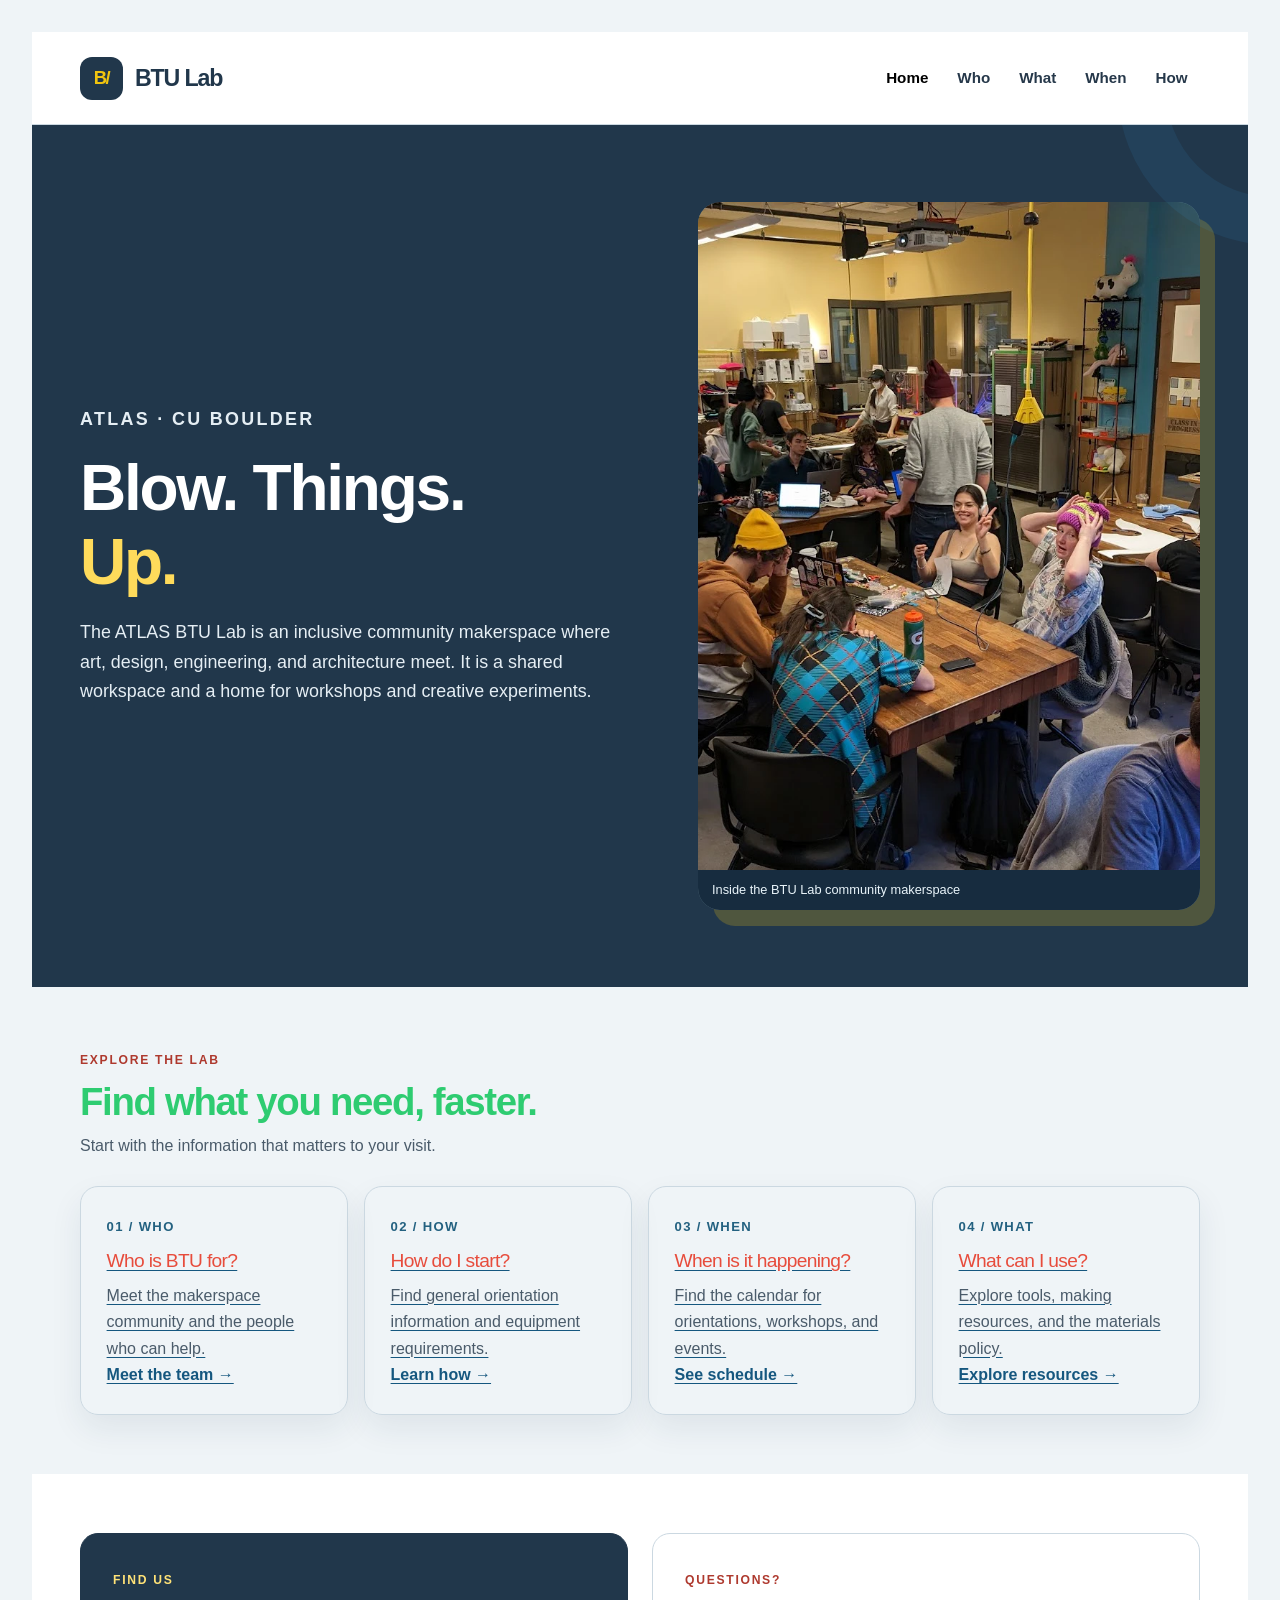
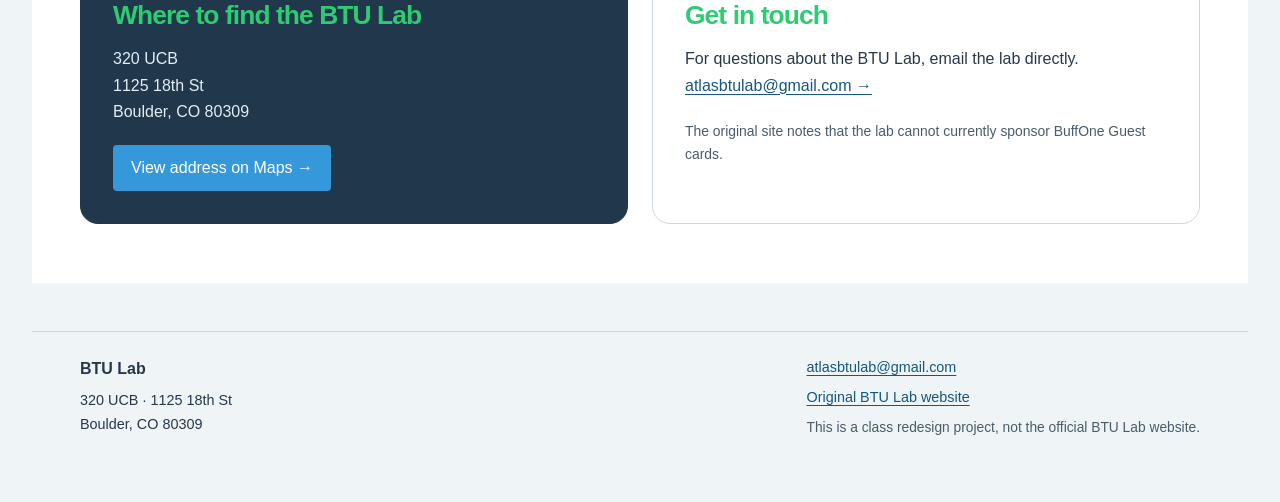
<file: index.html>
<!DOCTYPE html>
<html lang="en">

    <style>
            /* CSS Reset and Base Styles */
            :root {
                /* Color Palette - 5 Core Colors */
                --color-primary: #247ba0;     /* deep sea Blue - Main Brand Color */
                --color-secondary: #f25f5c;   /* dark red - Complementary Action Color */
                --color-accent: #ffe066;      /* yellow  - Highlight / Warning Color */
                --color-neutral: #50514f;     /* beige - Neutral Text and Background */
                --color-highlight: #70c1b3;   /*orngae - Accent / Attention Color */

                /* Derived Colors for Flexibility */
                --color-background: color-mix(in srgb, var(--color-neutral) 10%, #aec5da);
                --color-text-dark: var(--color-neutral);
                --color-text-light: white;

                /* Typography */
                --font-primary: 'Sansation', -apple-system, BlinkMacSystemFont, sans-serif;

                /* Spacing System */
                --spacing-xs: 0.25rem;
                --spacing-sm: 0.5rem;
                --spacing-md: 1rem;
                --spacing-lg: 1.5rem;
                --spacing-xl: 2rem;

                /* Border Radius */
                --radius-sm: 4px;
                --radius-md: 8px;
                --radius-lg: 12px;
            }

            * {
                margin: 0;
                padding: 0;
                box-sizing: border-box;
            }

            body {
                font-family: var(--font-primary);
                line-height: 1.6;
                background-color: var(--color-background);
                color: var(--color-text-dark);
                padding: var(--spacing-xl);
            }

            .container {
                max-width: 1200px;
                margin: 0 auto;
            }

            /* Typography Styles */
            h1 {
                font-size: 3rem;
                font-weight: 700;
                margin-bottom: var(--spacing-md);
                color: var(--color-primary);
            }

            h2 {
                font-size: 2rem;
                font-weight: 600;
                margin-bottom: var(--spacing-md);
                color: var(--color-secondary);
            }

            h3 {
                font-size: 1.5rem;
                font-weight: 500;
                margin-bottom: var(--spacing-sm);
                color: var(--color-accent);
            }

            .body-text {
                font-size: 1rem;
                margin-bottom: var(--spacing-md);
            }

            .small-text {
                font-size: 0.75rem;
                color: color-mix(in srgb, var(--color-text-dark) 70%, transparent);
            }

            /* Color Palette Section */
            .color-palette {
                display: grid;
                grid-template-columns: repeat(auto-fit, minmax(200px, 1fr));
                gap: var(--spacing-md);
                margin-bottom: var(--spacing-xl);
            }

            .color-swatch {
                padding: var(--spacing-md);
                border-radius: var(--radius-md);
                display: flex;
                flex-direction: column;
                align-items: center;
                justify-content: center;
                text-align: center;
            }

            /* Component Styles */
            .button {
                display: inline-block;
                padding: var(--spacing-sm) var(--spacing-md);
                background-color: var(--color-primary);
                color: var(--color-text-light);
                text-decoration: none;
                border-radius: var(--radius-sm);
                transition: background-color 0.3s ease, transform 0.2s;
                border: 2px solid transparent;
            }
            .spacing-demo {
                display: flex;
                align-items: center;
                gap: var(--spacing-sm);
                margin-bottom: var(--spacing-md);
            }

            .spacing-block {
                background-color: var(--color-primary);
                height: 50px;
            }
    </style>

<head>
    <meta charset="UTF-8">
    <meta name="viewport" content="width=device-width, initial-scale=1.0">
    <meta name="description" content="Welcome to the BTU Lab, a community makerspace at CU Boulder. Find access, events, resources, and contact information.">
    <title>Home | BTU Lab Redesign</title>
    <link rel="preconnect" href="https://fonts.googleapis.com">
    <link rel="preconnect" href="https://fonts.gstatic.com" crossorigin>
    <link href="https://fonts.googleapis.com/css2?family=Space+Grotesk:wght@400;500;600;700&display=swap" rel="stylesheet">
    <link rel="stylesheet" href="style.css?v=2"></head>
<body>
    <a class="skip-link" href="#main">Skip to main content</a>
    <header class="site-header">
        <div class="container header-inner">
            <a class="brand" href="index.html" aria-label="BTU Lab — Home">
                <span class="brand-mark" aria-hidden="true">B/</span>
                <span>BTU Lab</span>
            </a>
            <nav class="site-nav" aria-label="Main navigation">
                <ul>
                    <li><a href="index.html" aria-current="page">Home</a></li>
                    <li><a href="Who.html">Who</a></li>
                    <li><a href="What.html">What</a></li>
                    <li><a href="When.html">When</a></li>
                    <li><a href="How.html">How</a></li>
                   
                </ul>
            </nav>
        </div>
    </header>

    <main id="main">
        <section class="hero" aria-labelledby="home-title">
            <div class="container hero-inner hero-grid">
                <div>
                    <p class="eyebrow">ATLAS · CU Boulder</p>
                    <h1 id="home-title">Blow. Things. <em>Up.</em></h1>
                    <p>The ATLAS BTU Lab is an inclusive community makerspace where art, design, engineering, and architecture meet. It is a shared workspace and a home for workshops and creative experiments.</p>
                </div>
                <figure class="hero-photo">
                    <img src="assest/btu-lab-workshop.webp" alt="People working together around tables in the BTU Lab makerspace" width="912" height="668">
                    <figcaption>Inside the BTU Lab community makerspace</figcaption>
                </figure>
            </div>
        </section>

        <section class="section" aria-labelledby="explore-title">
            <div class="container">
                <div class="section-heading">
                    <span class="section-kicker">Explore the lab</span>
                    <h2 id="explore-title">Find what you need, faster.</h2>
                    <p>Start with the information that matters to your visit.</p>
                </div>
                <div class="card-grid card-grid--four">
                    <a class="card card-link" href="Who.html">
                        <span class="card-number">01 / WHO</span>
                        <h3>Who is BTU for?</h3>
                        <p>Meet the makerspace community and the people who can help.</p>
                        <span class="arrow">Meet the team →</span>
                    </a>
                    <a class="card card-link" href="How.html">
                        <span class="card-number">02 / HOW</span>
                        <h3>How do I start?</h3>
                        <p>Find general orientation information and equipment requirements.</p>
                        <span class="arrow">Learn how →</span>
                    </a>
                    <a class="card card-link" href="When.html">
                        <span class="card-number">03 / WHEN</span>
                        <h3>When is it happening?</h3>
                        <p>Find the calendar for orientations, workshops, and events.</p>
                        <span class="arrow">See schedule →</span>
                    </a>
                    <a class="card card-link" href="What.html">
                        <span class="card-number">04 / WHAT</span>
                        <h3>What can I use?</h3>
                        <p>Explore tools, making resources, and the materials policy.</p>
                        <span class="arrow">Explore resources →</span>
                    </a>
                </div>
            </div>
        </section>

</header>

        <section class="section section--white" aria-labelledby="visit-title">
            <div class="container split">
                <div class="panel panel--dark">
                    <span class="section-kicker section-kicker--yellow">Find us</span>
                    <h2 id="visit-title">Where to find the BTU Lab</h2>
                    <address>320 UCB<br>1125 18th St<br>Boulder, CO 80309</address>
                    <div class="button-row">
                        <a class="button button--yellow" href="https://www.google.com/maps/search/?api=1&amp;query=1125+18th+St+Boulder+CO+80309">View address on Maps →</a>
                    </div>
                </div>
                <div class="panel">
                    <span class="section-kicker">Questions?</span>
                    <h2>Get in touch</h2>
                    <p>For questions about the BTU Lab, email the lab directly.</p>
                    <a class="text-link" href="mailto:atlasbtulab@gmail.com">atlasbtulab@gmail.com →</a>
                    <p class="small muted note-bottom">The original site notes that the lab cannot currently sponsor BuffOne Guest cards.</p>
                </div>
            </div>
        </section>
    </main>

    <footer class="site-footer">
        <div class="container footer-inner">
            <div>
                <p class="footer-title">BTU Lab</p>
                <address>320 UCB · 1125 18th St<br>Boulder, CO 80309</address>
            </div>
            <div>
                <p><a href="mailto:atlasbtulab@gmail.com">atlasbtulab@gmail.com</a></p>
                <p><a href="https://sites.google.com/view/btu-lab/home">Original BTU Lab website</a></p>
                <p class="disclaimer">This is a class redesign project, not the official BTU Lab website.</p>
            </div>
        </div>
    </footer>
</body>
</html>
</file>
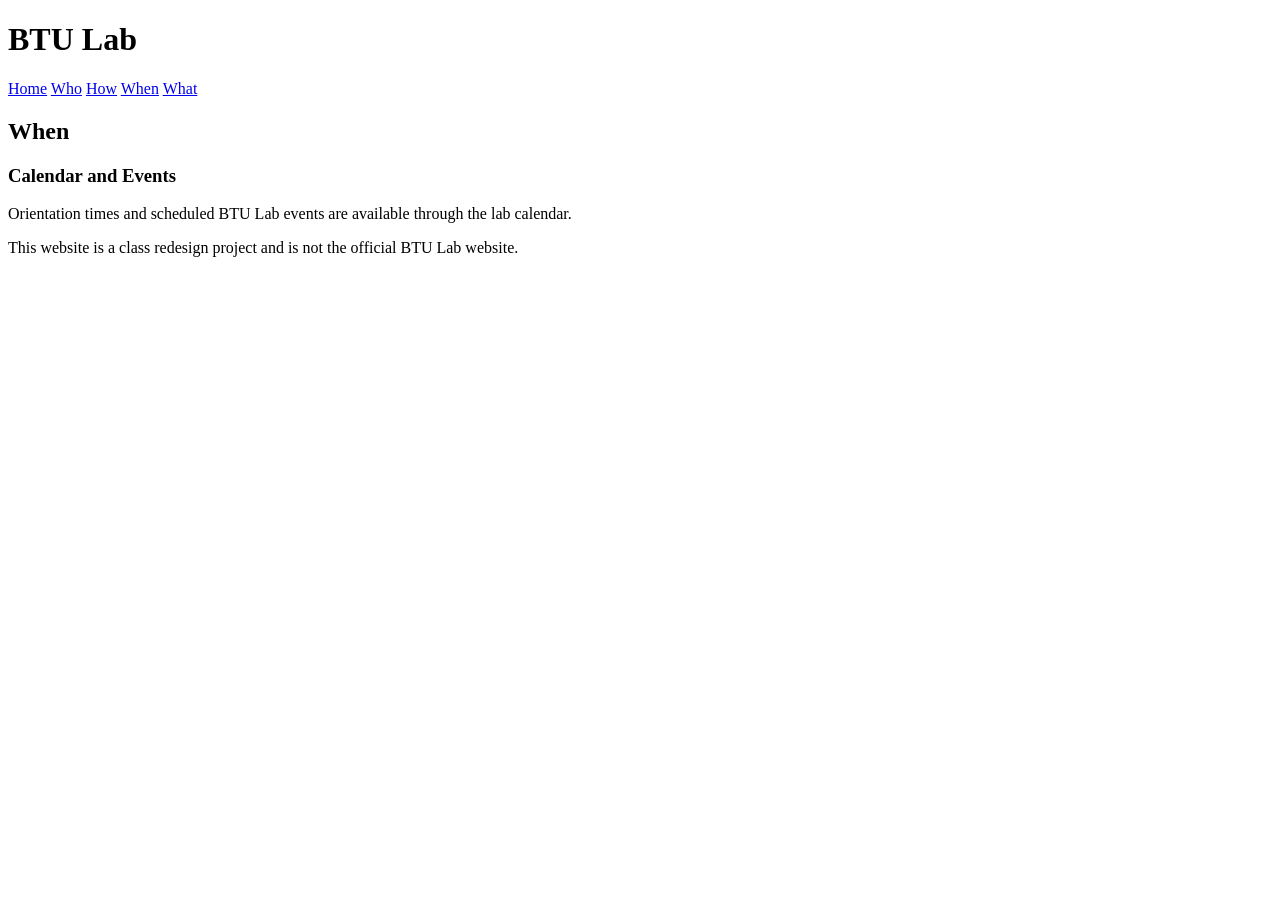
<file: calender.html>
<!DOCTYPE html>
<html lang="en">

<head>
    <meta charset="UTF-8">
    <title>When | BTU Lab Redesign</title>
</head>

<body>

<header>
    <h1>BTU Lab</h1>

    <nav>
        <a href="homepage.html">Home</a>
        <a href="staff.html">Who</a>
        <a href="Semantic.html">How</a>
        <a href="calender.html" aria-current="page">When</a>
        <a href="contentsofbtu.html">What</a>
    </nav>
</header>

<main>

    <section>
        <h2>When</h2>

        <article>
            <h3>Calendar and Events</h3>
            <p>
                Orientation times and scheduled BTU Lab events are available
                through the lab calendar.
            </p>
        </article>
    </section>

</main>

<footer>
    <p>This website is a class redesign project and is not the official BTU Lab website.</p>
</footer>

</body>

</html>
</file>
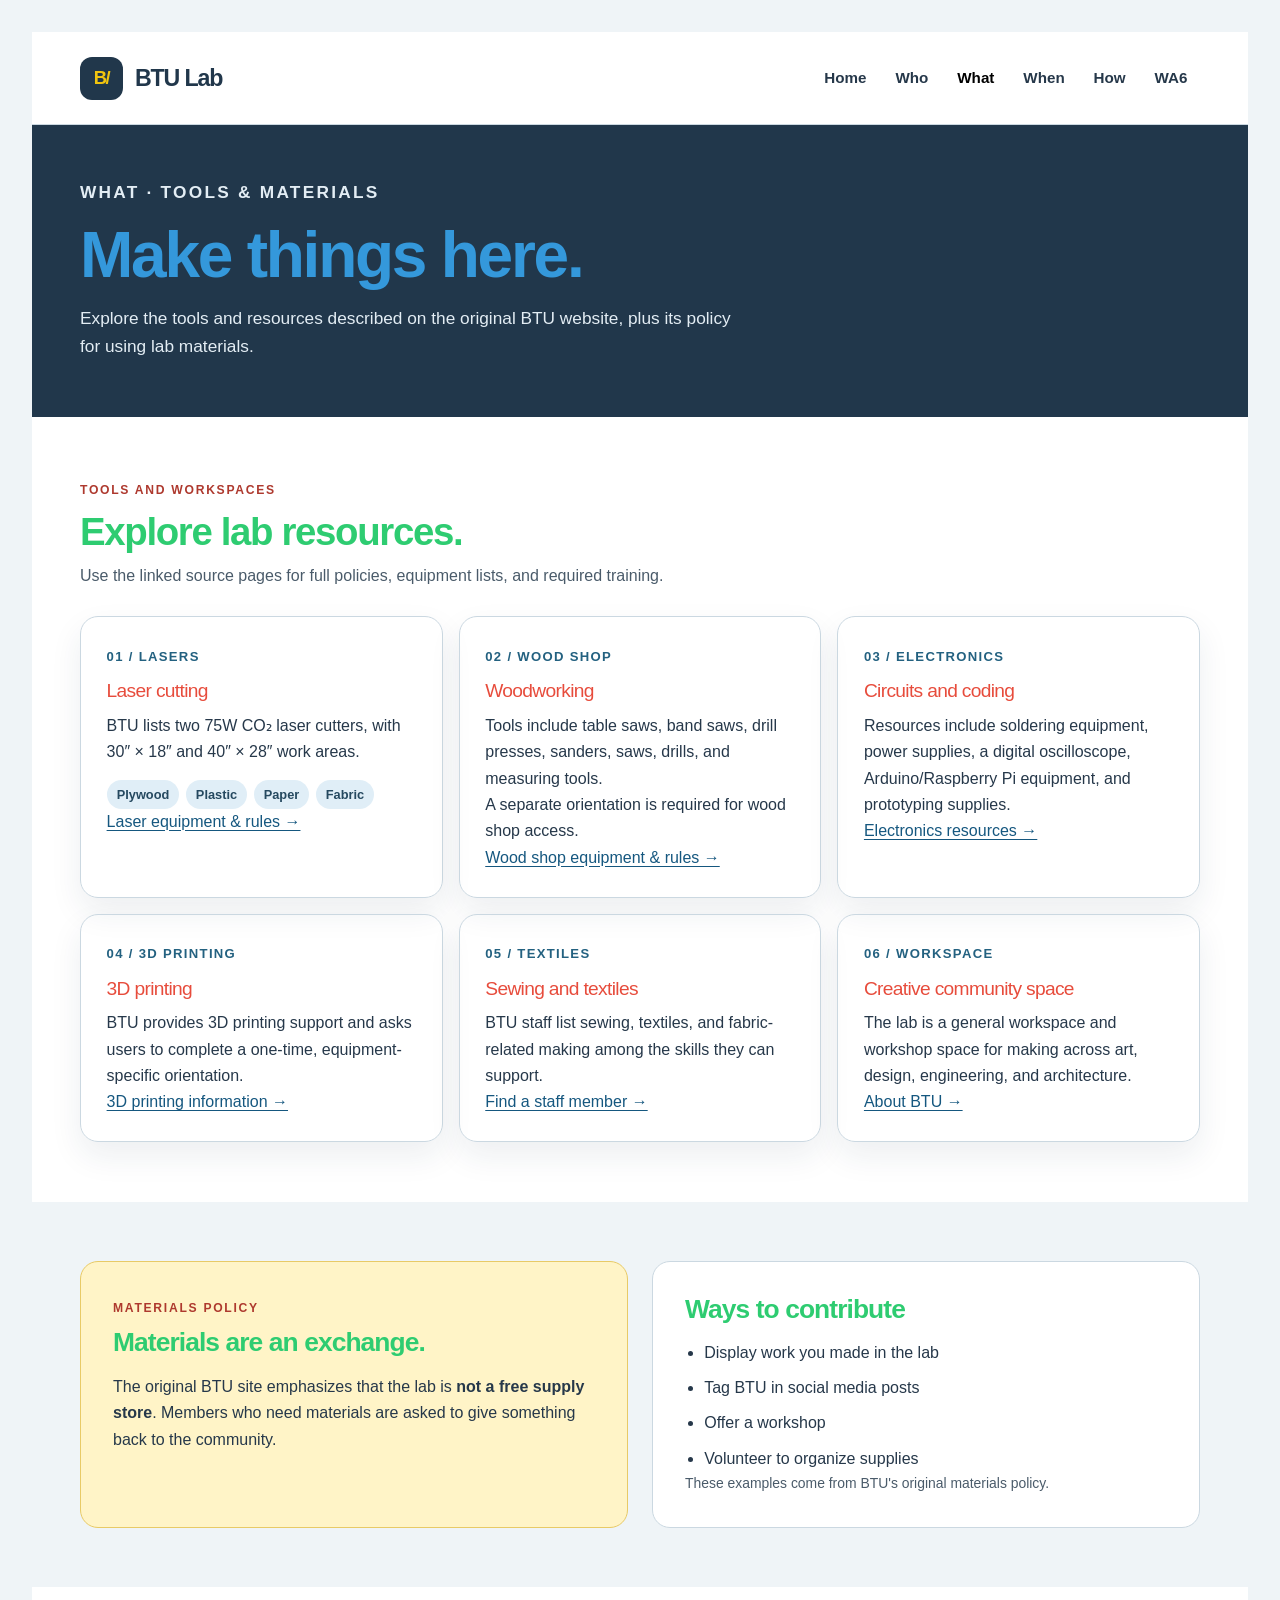
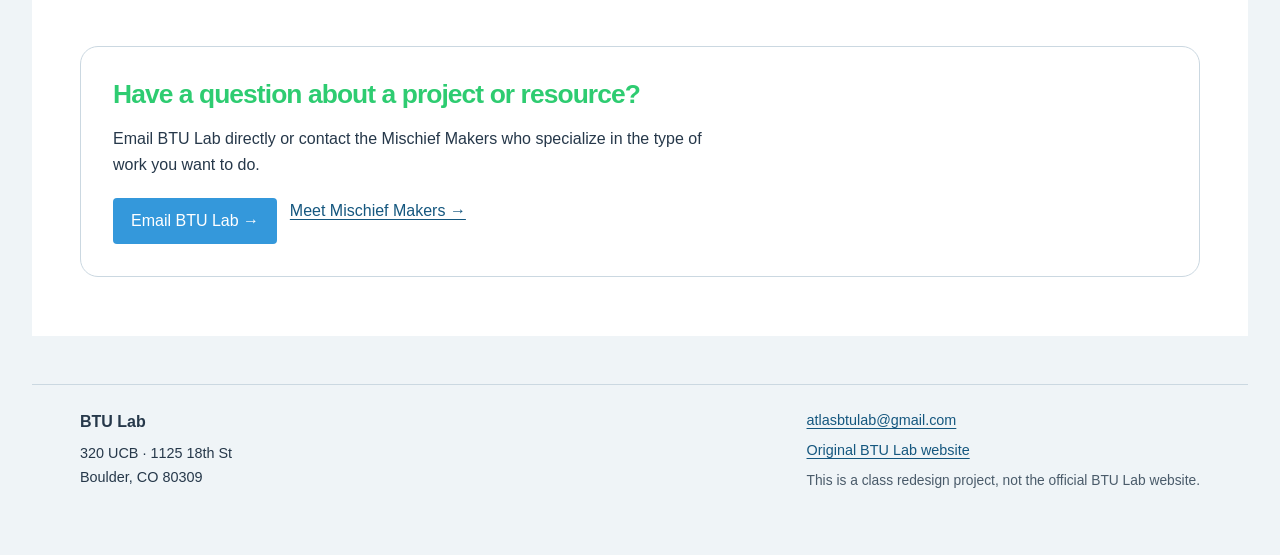
<file: contentsofbtu.html>
<!DOCTYPE html>
<html lang="en">

    <style>
            /* CSS Reset and Base Styles */
            :root {
                /* Color Palette - 5 Core Colors */
                --color-primary: #247ba0;     /* deep sea Blue - Main Brand Color */
                --color-secondary: #f25f5c;   /* dark red - Complementary Action Color */
                --color-accent: #ffe066;      /* yellow  - Highlight / Warning Color */
                --color-neutral: #50514f;     /* beige - Neutral Text and Background */
                --color-highlight: #70c1b3;   /*orngae - Accent / Attention Color */
                
                /* Derived Colors for Flexibility */
                --color-background: color-mix(in srgb, var(--color-neutral) 10%, #aec5da);
                --color-text-dark: var(--color-neutral);
                --color-text-light: white;

                /* Typography */
                --font-primary: 'Sansation', -apple-system, BlinkMacSystemFont, sans-serif;
            

                /* Spacing System */
                --spacing-xs: 0.25rem;
                --spacing-sm: 0.5rem;
                --spacing-md: 1rem;
                --spacing-lg: 1.5rem;
                --spacing-xl: 2rem;

                /* Border Radius */
                --radius-sm: 4px;
                --radius-md: 8px;
                --radius-lg: 12px;
            }

            * {
                margin: 0;
                padding: 0;
                box-sizing: border-box;
            }

            body {
                font-family: var(--font-primary);
                line-height: 1.6;
                background-color: var(--color-background);
                color: var(--color-text-dark);
                padding: var(--spacing-xl);
            }

            .container {
                max-width: 1200px;
                margin: 0 auto;
            }

            /* Typography Styles */
            h1 {
                font-size: 3rem;
                font-weight: 700;
                margin-bottom: var(--spacing-md);
                color: var(--color-primary);
            }

            h2 {
                font-size: 2rem;
                font-weight: 600;
                margin-bottom: var(--spacing-md);
                color: var(--color-secondary);
            }

            h3 {
                font-size: 1.5rem;
                font-weight: 500;
                margin-bottom: var(--spacing-sm);
                color: var(--color-accent);
            }

            .body-text {
                font-size: 1rem;
                margin-bottom: var(--spacing-md);
            }

            .small-text {
                font-size: 0.75rem;
                color: color-mix(in srgb, var(--color-text-dark) 70%, transparent);
            }

            /* Color Palette Section */
            .color-palette {
                display: grid;
                grid-template-columns: repeat(auto-fit, minmax(200px, 1fr));
                gap: var(--spacing-md);
                margin-bottom: var(--spacing-xl);
            }

            .color-swatch {
                padding: var(--spacing-md);
                border-radius: var(--radius-md);
                display: flex;
                flex-direction: column;
                align-items: center;
                justify-content: center;
                text-align: center;
            }

            /* Component Styles */
            .button {
                display: inline-block;
                padding: var(--spacing-sm) var(--spacing-md);
                background-color: var(--color-primary);
                color: var(--color-text-light);
                text-decoration: none;
                border-radius: var(--radius-sm);
                transition: background-color 0.3s ease, transform 0.2s;
                border: 2px solid transparent;
            }

            .button:hover {
                background-color: color-mix(in srgb, var(--color-primary) 80%, black);
                border-color: var(--color-secondary);
                transform: scale(1.05);
            }

            .button:active {
                transform: scale(0.95);
                background-color: var(--color-secondary);
            }

            .link {
                color: var(--color-secondary);
                text-decoration: none;
                transition: color 0.3s ease, text-decoration-color 0.3s;
            }

            .link:hover {
                color: var(--color-accent);
                text-decoration: underline;
                text-decoration-color: var(--color-highlight);
            }

            .link:visited {
                color: var(--color-neutral);
            }

            /* Spacing Demonstration */
            .spacing-demo {
                display: flex;
                align-items: center;
                gap: var(--spacing-sm);
                margin-bottom: var(--spacing-md);
            }

            .spacing-block {
                background-color: var(--color-primary);
                height: 50px;
            }
    </style>

<head>
    <meta charset="UTF-8">
    <meta name="viewport" content="width=device-width, initial-scale=1.0">
    <meta name="description" content="Explore BTU Lab laser cutting, woodworking, electronics, 3D printing, textiles, and its materials policy.">
    <title>What | BTU Lab Redesign</title>
    <link rel="preconnect" href="https://fonts.googleapis.com">
    <link rel="preconnect" href="https://fonts.gstatic.com" crossorigin>
    <link href="https://fonts.googleapis.com/css2?family=Space+Grotesk:wght@400;500;600;700&display=swap" rel="stylesheet">
    <link rel="stylesheet" href="style.css">
</head>
<body>
    <a class="skip-link" href="#main">Skip to main content</a>
    <header class="site-header">
        <div class="container header-inner">
            <a class="brand" href="index.html" aria-label="BTU Lab — Home">
                <span class="brand-mark" aria-hidden="true">B/</span>
                <span>BTU Lab</span>
            </a>
            <nav class="site-nav" aria-label="Main navigation">
                <ul>
                    <li><a href="index.html">Home</a></li>
                    <li><a href="staff.html">Who</a></li>
                    <li><a href="contentsofbtu.html" aria-current="page">What</a></li>
                    <li><a href="time.html">When</a></li>
                    <li><a href="Semantic.html">How</a></li>
                    <li><a href="wa6.html">WA6</a></li>
                </ul>
            </nav>
        </div>
    </header>

    <main id="main">
        <section class="page-hero" aria-labelledby="page-title">
            <div class="container">
                <p class="eyebrow">What · Tools & materials</p>
                <h1 id="page-title">Make things here.</h1>
                <p>Explore the tools and resources described on the original BTU website, plus its policy for using lab materials.</p>
            </div>
        </section>

        <section class="section section--white" aria-labelledby="tools-title">
            <div class="container">
                <div class="section-heading">
                    <span class="section-kicker">Tools and workspaces</span>
                    <h2 id="tools-title">Explore lab resources.</h2>
                    <p>Use the linked source pages for full policies, equipment lists, and required training.</p>
                </div>
                <div class="card-grid card-grid--three">
                    <article class="card">
                        <span class="card-number">01 / LASERS</span>
                        <h3>Laser cutting</h3>
                        <p>BTU lists two 75W CO₂ laser cutters, with 30″ × 18″ and 40″ × 28″ work areas.</p>
                        <div class="tags">
                            <span class="tag">Plywood</span>
                            <span class="tag">Plastic</span>
                            <span class="tag">Paper</span>
                            <span class="tag">Fabric</span>
                        </div>
                        <p><a class="text-link" href="https://sites.google.com/view/btu-lab/lasers">Laser equipment &amp; rules →</a></p>
                    </article>
                    <article class="card">
                        <span class="card-number">02 / WOOD SHOP</span>
                        <h3>Woodworking</h3>
                        <p>Tools include table saws, band saws, drill presses, sanders, saws, drills, and measuring tools.</p>
                        <p>A separate orientation is required for wood shop access.</p>
                        <a class="text-link" href="https://sites.google.com/view/btu-lab/wood-shop">Wood shop equipment &amp; rules →</a>
                    </article>
                    <article class="card">
                        <span class="card-number">03 / ELECTRONICS</span>
                        <h3>Circuits and coding</h3>
                        <p>Resources include soldering equipment, power supplies, a digital oscilloscope, Arduino/Raspberry Pi equipment, and prototyping supplies.</p>
                        <a class="text-link" href="https://sites.google.com/view/btu-lab/electronics">Electronics resources →</a>
                    </article>
                    <article class="card">
                        <span class="card-number">04 / 3D PRINTING</span>
                        <h3>3D printing</h3>
                        <p>BTU provides 3D printing support and asks users to complete a one-time, equipment-specific orientation.</p>
                        <a class="text-link" href="https://sites.google.com/view/btu-lab/faculty">3D printing information →</a>
                    </article>
                    <article class="card">
                        <span class="card-number">05 / TEXTILES</span>
                        <h3>Sewing and textiles</h3>
                        <p>BTU staff list sewing, textiles, and fabric-related making among the skills they can support.</p>
                        <a class="text-link" href="staff.html">Find a staff member →</a>
                    </article>
                    <article class="card">
                        <span class="card-number">06 / WORKSPACE</span>
                        <h3>Creative community space</h3>
                        <p>The lab is a general workspace and workshop space for making across art, design, engineering, and architecture.</p>
                        <a class="text-link" href="index.html">About BTU →</a>
                    </article>
                </div>
            </div>
        </section>
</header>

        <section class="section" aria-labelledby="materials-title">
            <div class="container split">
                <article class="panel panel--yellow">
                    <span class="section-kicker">Materials policy</span>
                    <h2 id="materials-title">Materials are an exchange.</h2>
                    <p>The original BTU site emphasizes that the lab is <strong>not a free supply store</strong>. Members who need materials are asked to give something back to the community.</p>
                </article>
                <article class="panel">
                    <h2>Ways to contribute</h2>
                    <ul class="info-list">
                        <li>Display work you made in the lab</li>
                        <li>Tag BTU in social media posts</li>
                        <li>Offer a workshop</li>
                        <li>Volunteer to organize supplies</li>
                    </ul>
                    <p class="small muted">These examples come from BTU's original materials policy.</p>
                </article>
            </div>
        </section>

        <section class="section section--white" aria-labelledby="questions-title">
            <div class="container panel">
                <h2 id="questions-title">Have a question about a project or resource?</h2>
                <p>Email BTU Lab directly or contact the Mischief Makers who specialize in the type of work you want to do.</p>
                <div class="button-row">
                    <a class="button button--dark" href="mailto:atlasbtulab@gmail.com">Email BTU Lab →</a>
                    <a class="text-link" href="staff.html">Meet Mischief Makers →</a>
                </div>
            </div>
        </section>
    </main>

    <footer class="site-footer">
        <div class="container footer-inner">
            <div>
                <p class="footer-title">BTU Lab</p>
                <address>320 UCB · 1125 18th St<br>Boulder, CO 80309</address>
            </div>
            <div>
                <p><a href="mailto:atlasbtulab@gmail.com">atlasbtulab@gmail.com</a></p>
                <p><a href="https://sites.google.com/view/btu-lab/home">Original BTU Lab website</a></p>
                <p class="disclaimer">This is a class redesign project, not the official BTU Lab website.</p>
            </div>
        </div>
    </footer>
</body>
</html>
</file>
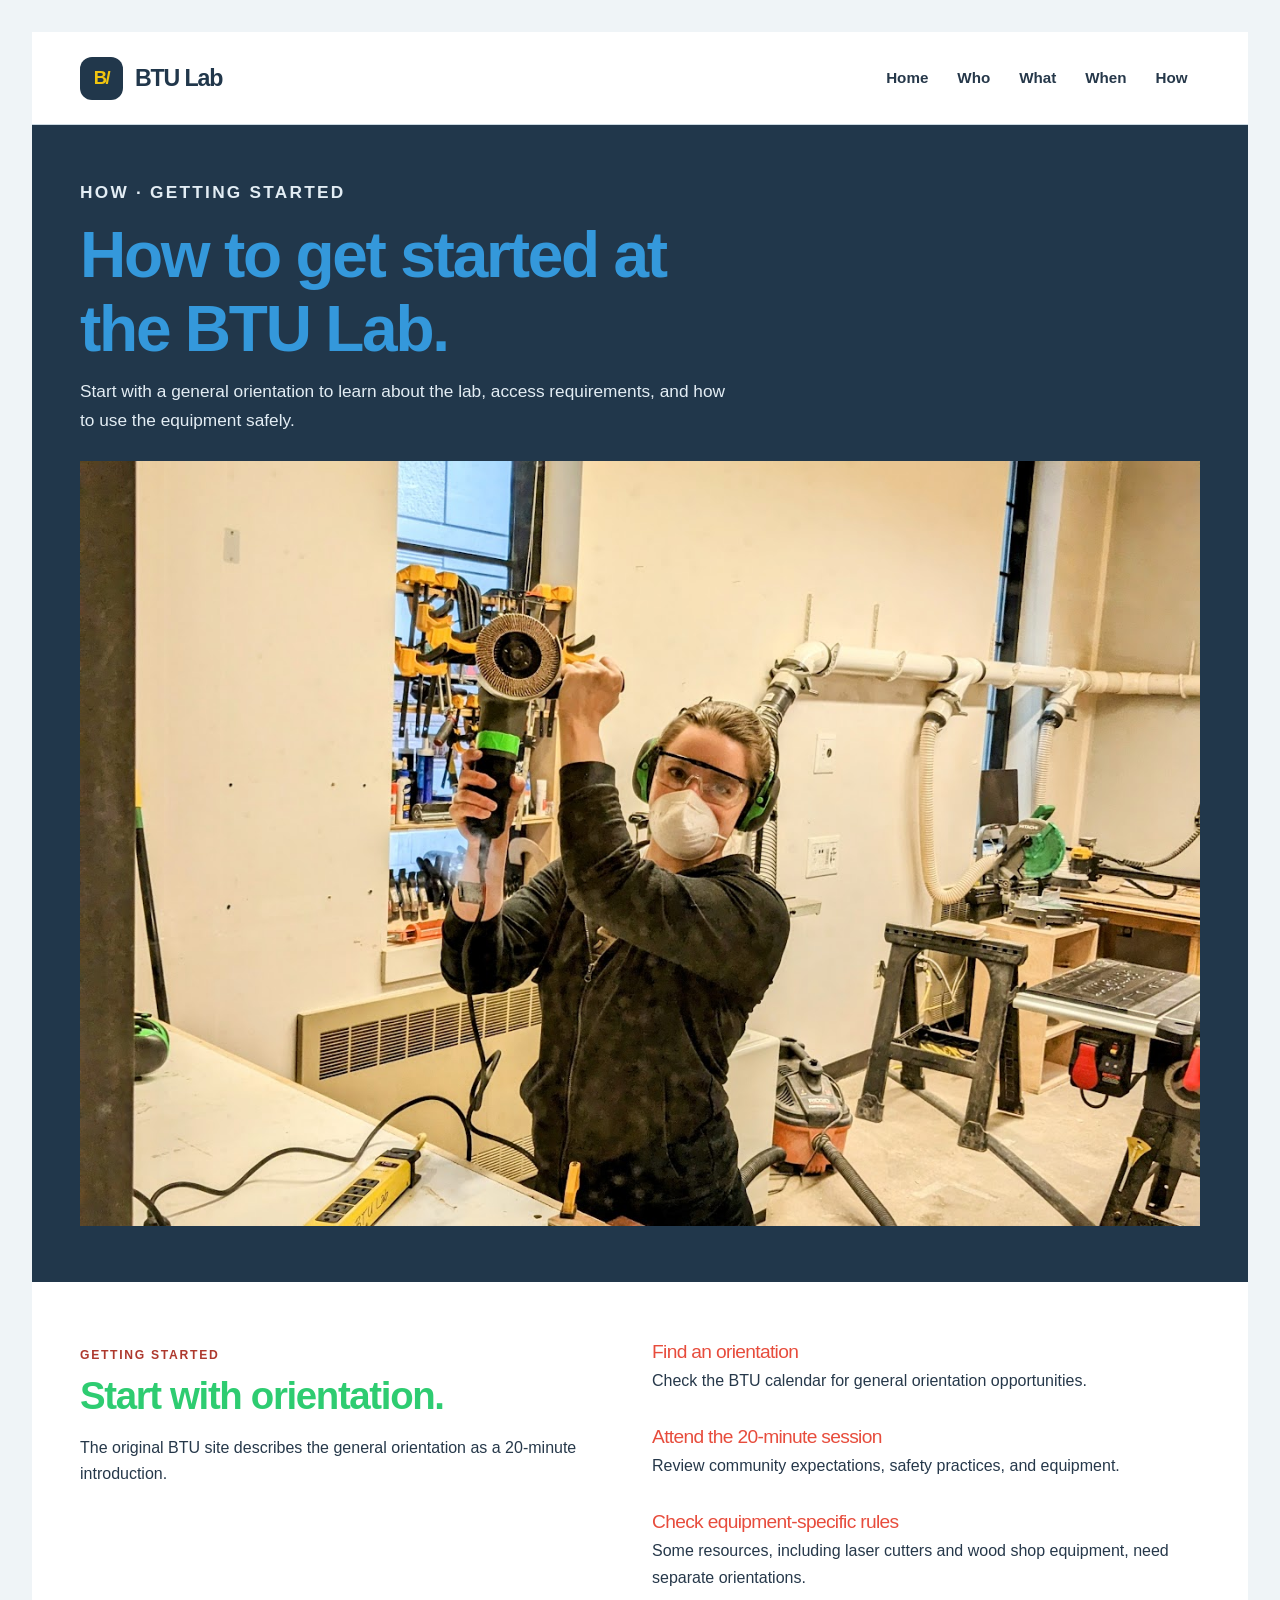
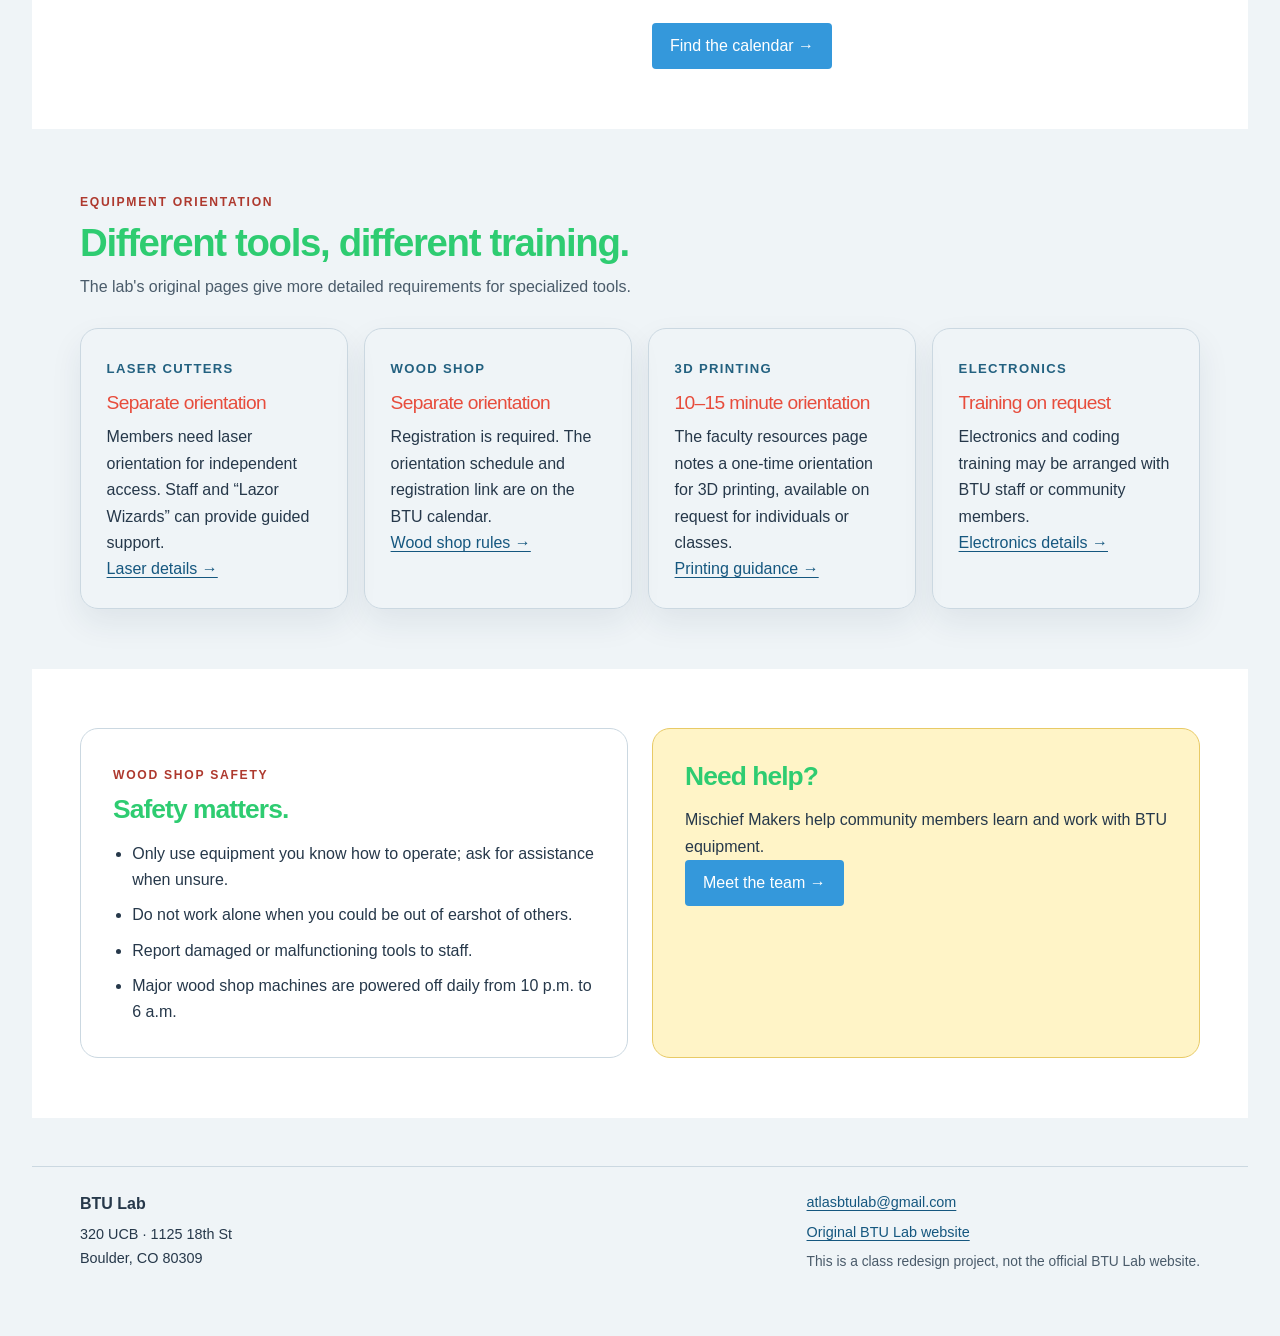
<file: How.html>
<!DOCTYPE html>
<html lang="en">

    <style>
            /* CSS Reset and Base Styles */
            :root {
                /* Color Palette - 5 Core Colors */
                --color-primary: #247ba0;     /* deep sea Blue - Main Brand Color */
                --color-secondary: #f25f5c;   /* dark red - Complementary Action Color */
                --color-accent: #ffe066;      /* yellow  - Highlight / Warning Color */
                --color-neutral: #50514f;     /* beige - Neutral Text and Background */
                --color-highlight: #70c1b3;   /*orngae - Accent / Attention Color */
                
                /* Derived Colors for Flexibility */
                --color-background: color-mix(in srgb, var(--color-neutral) 10%, #aec5da);
                --color-text-dark: var(--color-neutral);
                --color-text-light: white;

                /* Typography */
                --font-primary: 'Sansation', -apple-system, BlinkMacSystemFont, sans-serif;
            

                /* Spacing System */
                --spacing-xs: 0.25rem;
                --spacing-sm: 0.5rem;
                --spacing-md: 1rem;
                --spacing-lg: 1.5rem;
                --spacing-xl: 2rem;

                /* Border Radius */
                --radius-sm: 4px;
                --radius-md: 8px;
                --radius-lg: 12px;
            }

            * {
                margin: 0;
                padding: 0;
                box-sizing: border-box;
            }

            body {
                font-family: var(--font-primary);
                line-height: 1.6;
                background-color: var(--color-background);
                color: var(--color-text-dark);
                padding: var(--spacing-xl);
            }

            .container {
                max-width: 1200px;
                margin: 0 auto;
            }

            /* Typography Styles */
            h1 {
                font-size: 3rem;
                font-weight: 700;
                margin-bottom: var(--spacing-md);
                color: var(--color-primary);
            }

            h2 {
                font-size: 2rem;
                font-weight: 600;
                margin-bottom: var(--spacing-md);
                color: var(--color-secondary);
            }

            h3 {
                font-size: 1.5rem;
                font-weight: 500;
                margin-bottom: var(--spacing-sm);
                color: var(--color-accent);
            }

            .body-text {
                font-size: 1rem;
                margin-bottom: var(--spacing-md);
            }

            .small-text {
                font-size: 0.75rem;
                color: color-mix(in srgb, var(--color-text-dark) 70%, transparent);
            }

            /* Color Palette Section */
            .color-palette {
                display: grid;
                grid-template-columns: repeat(auto-fit, minmax(200px, 1fr));
                gap: var(--spacing-md);
                margin-bottom: var(--spacing-xl);
            }

            .color-swatch {
                padding: var(--spacing-md);
                border-radius: var(--radius-md);
                display: flex;
                flex-direction: column;
                align-items: center;
                justify-content: center;
                text-align: center;
            }

            /* Component Styles */
            .button {
                display: inline-block;
                padding: var(--spacing-sm) var(--spacing-md);
                background-color: var(--color-primary);
                color: var(--color-text-light);
                text-decoration: none;
                border-radius: var(--radius-sm);
                transition: background-color 0.3s ease, transform 0.2s;
                border: 2px solid transparent;
            }

            /* .button:hover {
                background-color: color-mix(in srgb, var(--color-primary) 80%, black);
                border-color: var(--color-secondary);
                transform: scale(1.05);
            } */

            .button:active {
                transform: scale(0.95);
                background-color: var(--color-secondary);
            }

            .link {
                color: var(--color-secondary);
                text-decoration: none;
                transition: color 0.3s ease, text-decoration-color 0.3s;
            }

            .link:hover {
                color: var(--color-accent);
                text-decoration: underline;
                text-decoration-color: var(--color-highlight);
            } 

            .link:visited {
                color: var(--color-neutral);
            }

            /* Spacing Demonstration */
            .spacing-demo {
                display: flex;
                align-items: center;
                gap: var(--spacing-sm);
                margin-bottom: var(--spacing-md);
            }

            .spacing-block {
                background-color: var(--color-primary);
                height: 50px;
            }
        </style>

<head>
    <meta charset="UTF-8">
    <meta name="viewport" content="width=device-width, initial-scale=1.0">
    <meta name="description" content="How to get access to BTU Lab with orientations, equipment training, and safety information.">
    <title>How | BTU Lab Redesign</title>
    <link rel="preconnect" href="https://fonts.googleapis.com">
    <link rel="preconnect" href="https://fonts.gstatic.com" crossorigin>
    <link href="https://fonts.googleapis.com/css2?family=Space+Grotesk:wght@400;500;600;700&display=swap" rel="stylesheet">
    <link rel="stylesheet" href="style.css">
</head>
<body>
    <a class="skip-link" href="#main">Skip to main content</a>
    <header class="site-header">
        <div class="container header-inner">
            <a class="brand" href="index.html" aria-label="BTU Lab — Home">
                <span class="brand-mark" aria-hidden="true">B/</span>
                <span>BTU Lab</span>
            </a>
            <nav class="site-nav" aria-label="Main navigation">
                <ul>
                    <li><a href="index.html">Home</a></li>
                    <li><a href="Who.html">Who</a></li>
                    <li><a href="What.html">What</a></li>
                    <li><a href="When.html">When</a></li>
                    <li><a href="How.html">How</a></li>
            
                </ul>
            </nav>
        </div>
    </header>

    <main id="main">
        <section class="page-hero" aria-labelledby="page-title">
    <div class="container">
        <p class="eyebrow">How · Getting Started</p>
        <h1 id="page-title">How to get started at the BTU Lab.</h1>
        <p>Start with a general orientation to learn about the lab, access requirements, and how to use the equipment safely.</p>

        <figure class="page-photo">
            <img src="assest/How picture.jpg" alt="Learning at the BTU Lab">
        </figure>

    </div>
</section>

        <section class="section section--white" aria-labelledby="steps-title">
            <div class="container split">
                <div>
                    <span class="section-kicker">Getting started</span>
                    <h2 id="steps-title">Start with orientation.</h2>
                    <p>The original BTU site describes the general orientation as a 20-minute introduction.</p>
                </div>
                <div>
                    <ol class="steps">
                        <li>
                            <h3>Find an orientation</h3>
                            <p>Check the BTU calendar for general orientation opportunities.</p>
                        </li>
                        <li>
                            <h3>Attend the 20-minute session</h3>
                            <p>Review community expectations, safety practices, and equipment.</p>
                        </li>
                        <li>
                            <h3>Check equipment-specific rules</h3>
                            <p>Some resources, including laser cutters and wood shop equipment, need separate orientations.</p>
                        </li>
                    </ol>
                    <a class="button button--dark" href="time.html">Find the calendar →</a>
                </div>
            </div>
        </section>
</header>

        <section class="section" aria-labelledby="training-title">
            <div class="container">
                <div class="section-heading">
                    <span class="section-kicker">Equipment orientation</span>
                    <h2 id="training-title">Different tools, different training.</h2>
                    <p>The lab's original pages give more detailed requirements for specialized tools.</p>
                </div>
                <div class="card-grid card-grid--four">
                    <article class="card">
                        <span class="card-number">LASER CUTTERS</span>
                        <h3>Separate orientation</h3>
                        <p>Members need laser orientation for independent access. Staff and “Lazor Wizards” can provide guided support.</p>
                        <a class="text-link" href="https://sites.google.com/view/btu-lab/lasers">Laser details →</a>
                    </article>
                    <article class="card">
                        <span class="card-number">WOOD SHOP</span>
                        <h3>Separate orientation</h3>
                        <p>Registration is required. The orientation schedule and registration link are on the BTU calendar.</p>
                        <a class="text-link" href="https://sites.google.com/view/btu-lab/wood-shop">Wood shop rules →</a>
                    </article>
                    <article class="card">
                        <span class="card-number">3D PRINTING</span>
                        <h3>10–15 minute orientation</h3>
                        <p>The faculty resources page notes a one-time orientation for 3D printing, available on request for individuals or classes.</p>
                        <a class="text-link" href="https://sites.google.com/view/btu-lab/faculty">Printing guidance →</a>
                    </article>
                    <article class="card">
                        <span class="card-number">ELECTRONICS</span>
                        <h3>Training on request</h3>
                        <p>Electronics and coding training may be arranged with BTU staff or community members.</p>
                        <a class="text-link" href="https://sites.google.com/view/btu-lab/electronics">Electronics details →</a>
                    </article>
                </div>
            </div>
        </section>

        <section class="section section--white" aria-labelledby="safety-title">
            <div class="container split">
                <article class="panel">
                    <span class="section-kicker">Wood shop safety</span>
                    <h2 id="safety-title">Safety matters.</h2>
                    <ul class="info-list">
                        <li>Only use equipment you know how to operate; ask for assistance when unsure.</li>
                        <li>Do not work alone when you could be out of earshot of others.</li>
                        <li>Report damaged or malfunctioning tools to staff.</li>
                        <li>Major wood shop machines are powered off daily from 10 p.m. to 6 a.m.</li>
                    </ul>
                </article>
                <aside class="panel panel--yellow">
                    <h2>Need help?</h2>
                    <p>Mischief Makers help community members learn and work with BTU equipment.</p>
                    <a class="button button--dark" href="staff.html">Meet the team →</a>
                </aside>
            </div>
        </section>
    </main>

    <footer class="site-footer">
        <div class="container footer-inner">
            <div>
                <p class="footer-title">BTU Lab</p>
                <address>320 UCB · 1125 18th St<br>Boulder, CO 80309</address>
            </div>
            <div>
                <p><a href="mailto:atlasbtulab@gmail.com">atlasbtulab@gmail.com</a></p>
                <p><a href="https://sites.google.com/view/btu-lab/home">Original BTU Lab website</a></p>
                <p class="disclaimer">This is a class redesign project, not the official BTU Lab website.</p>
            </div>
        </div>
    </footer>
</body>
</html>
</file>
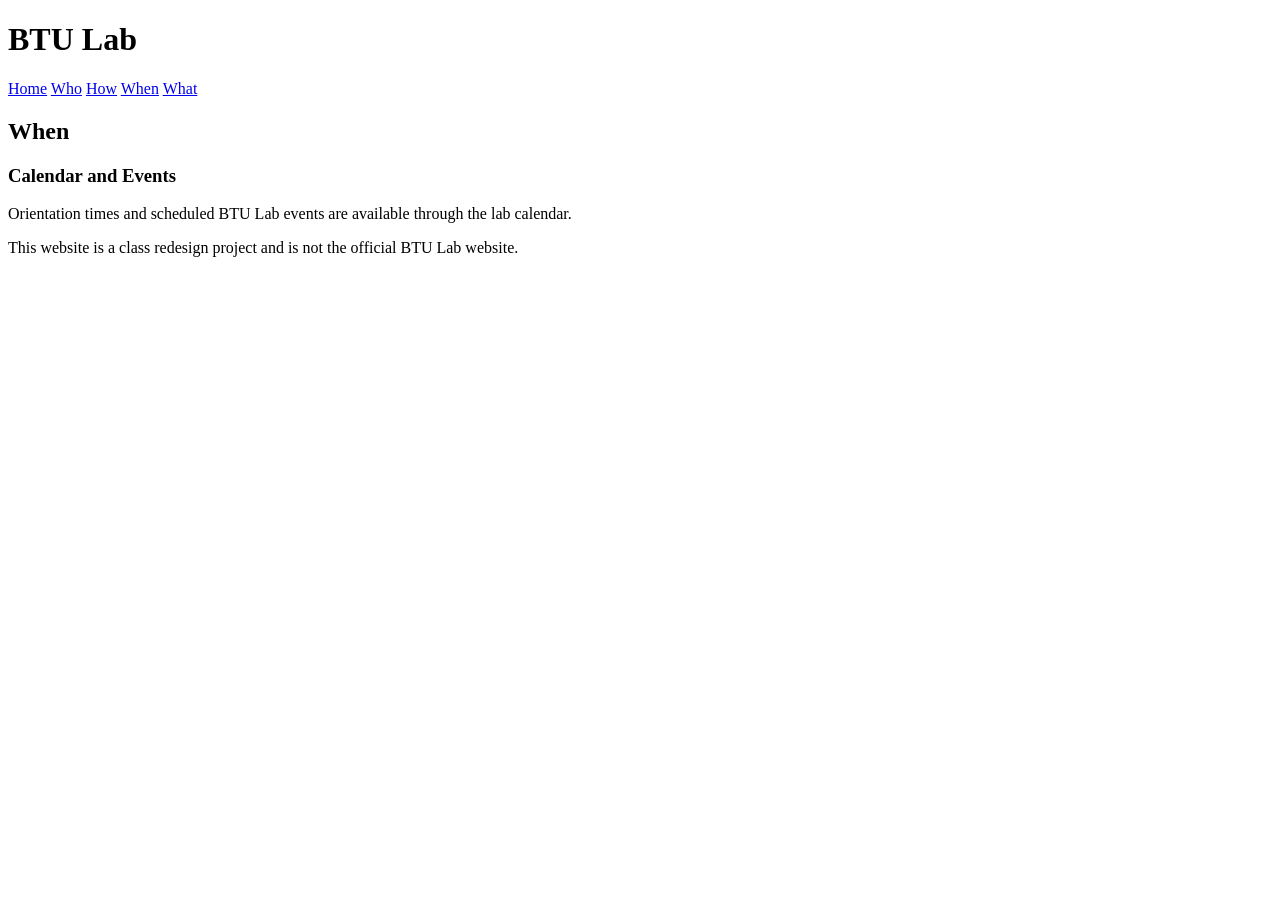
<file: index1.html>
<!DOCTYPE html>
<html lang="en">

<head>
    <meta charset="UTF-8">
    <title>When | BTU Lab Redesign</title>
</head>

<body>

<header>
    <h1>BTU Lab</h1>

    <nav>
        <a href="index.html">Home</a>
        <a href="staff.html">Who</a>
        <a href="Semantic.html">How</a>
        <a href="index1.html" aria-current="page">When</a>
        <a href="contentsofbtu.html">What</a>
    </nav>
</header>

<main>

    <section>
        <h2>When</h2>

        <article>
            <h3>Calendar and Events</h3>
            <p>
                Orientation times and scheduled BTU Lab events are available
                through the lab calendar.
            </p>
        </article>
    </section>

</main>

<footer>
    <p>This website is a class redesign project and is not the official BTU Lab website.</p>
</footer>

</body>

</html>
</file>
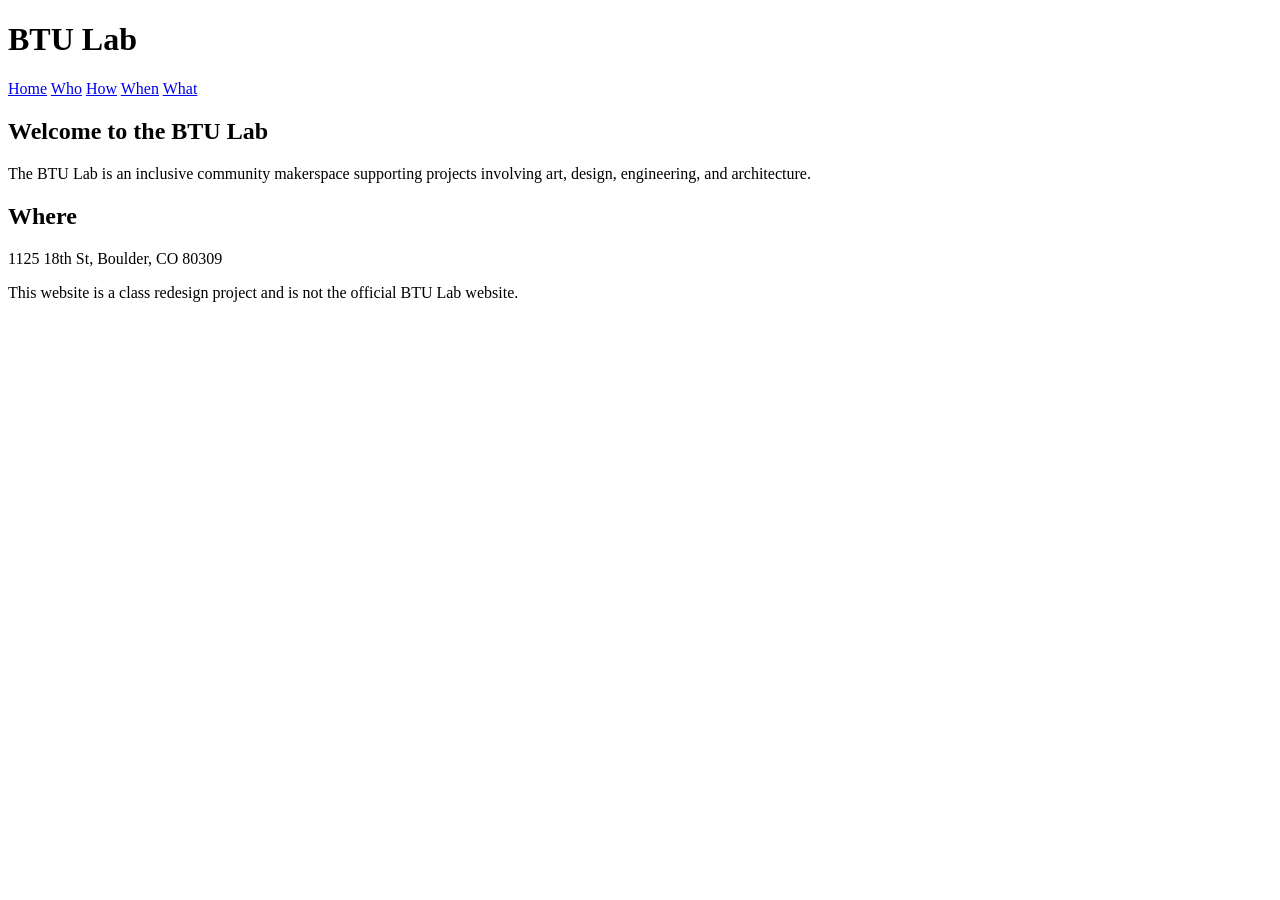
<file: indexhome.html>
<!DOCTYPE html>
<html lang="en">

<head>
    <meta charset="UTF-8">
    <title>Home | BTU Lab Redesign</title>
</head>

<body>

<header>
    <h1>BTU Lab</h1>

    <nav>
        <a href="indexhome.html" aria-current="page">Home</a>
        <a href="staff.html">Who</a>
        <a href="Semantic.html">How</a>
        <a href="time.html">When</a>
        <a href="contentsofbtu.html">What</a>
    </nav>
</header>

<main>

    <section>
        <h2>Welcome to the BTU Lab</h2>
        <p>
            The BTU Lab is an inclusive community makerspace supporting
            projects involving art, design, engineering, and architecture.
        </p>
    </section>

    <section>
        <h2>Where</h2>
        <p>1125 18th St, Boulder, CO 80309</p>
    </section>

</main>

<footer>
    <p>This website is a class redesign project and is not the official BTU Lab website.</p>
</footer>

</body>

</html>
</file>
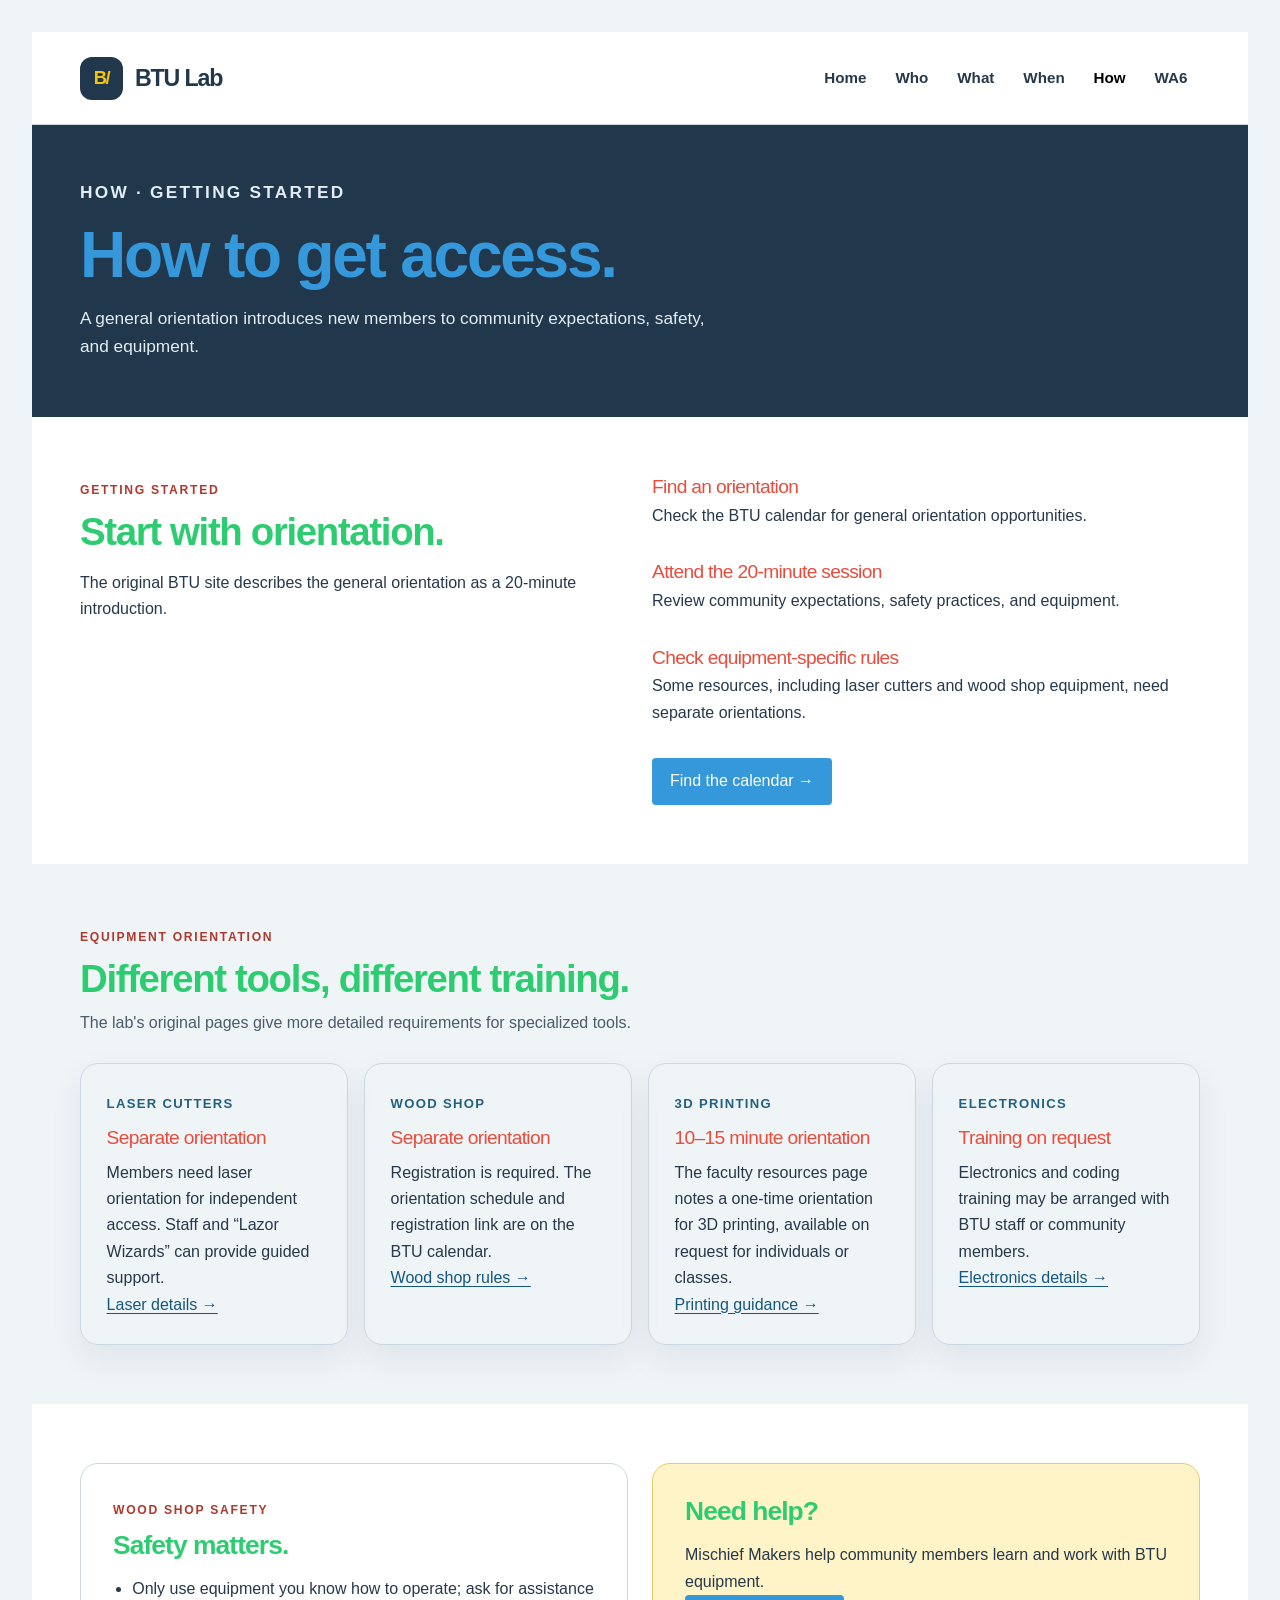
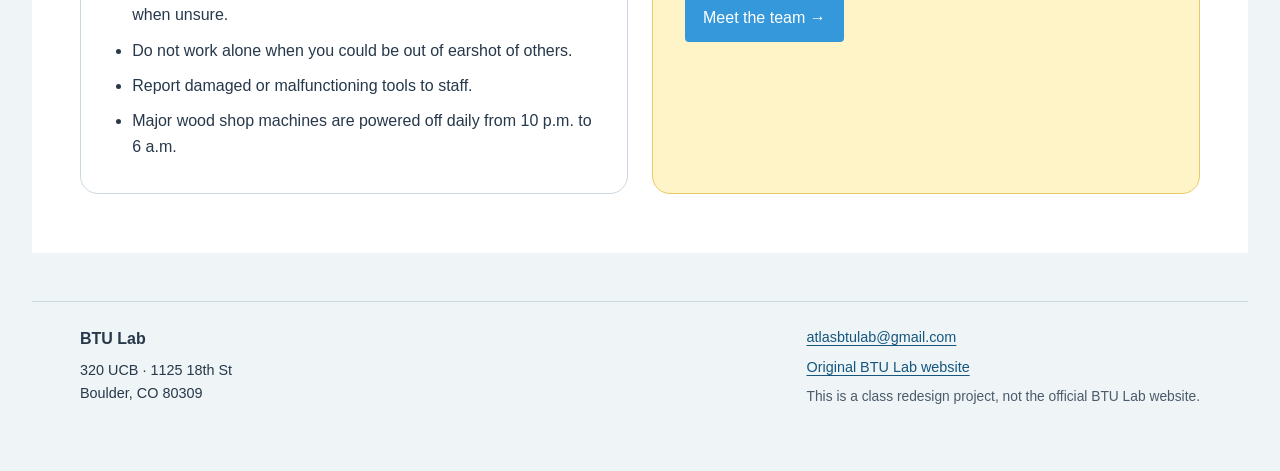
<file: Semantic.html>
<!DOCTYPE html>
<html lang="en">

    <style>
            /* CSS Reset and Base Styles */
            :root {
                /* Color Palette - 5 Core Colors */
                --color-primary: #247ba0;     /* deep sea Blue - Main Brand Color */
                --color-secondary: #f25f5c;   /* dark red - Complementary Action Color */
                --color-accent: #ffe066;      /* yellow  - Highlight / Warning Color */
                --color-neutral: #50514f;     /* beige - Neutral Text and Background */
                --color-highlight: #70c1b3;   /*orngae - Accent / Attention Color */
                
                /* Derived Colors for Flexibility */
                --color-background: color-mix(in srgb, var(--color-neutral) 10%, #aec5da);
                --color-text-dark: var(--color-neutral);
                --color-text-light: white;

                /* Typography */
                --font-primary: 'Sansation', -apple-system, BlinkMacSystemFont, sans-serif;
            

                /* Spacing System */
                --spacing-xs: 0.25rem;
                --spacing-sm: 0.5rem;
                --spacing-md: 1rem;
                --spacing-lg: 1.5rem;
                --spacing-xl: 2rem;

                /* Border Radius */
                --radius-sm: 4px;
                --radius-md: 8px;
                --radius-lg: 12px;
            }

            * {
                margin: 0;
                padding: 0;
                box-sizing: border-box;
            }

            body {
                font-family: var(--font-primary);
                line-height: 1.6;
                background-color: var(--color-background);
                color: var(--color-text-dark);
                padding: var(--spacing-xl);
            }

            .container {
                max-width: 1200px;
                margin: 0 auto;
            }

            /* Typography Styles */
            h1 {
                font-size: 3rem;
                font-weight: 700;
                margin-bottom: var(--spacing-md);
                color: var(--color-primary);
            }

            h2 {
                font-size: 2rem;
                font-weight: 600;
                margin-bottom: var(--spacing-md);
                color: var(--color-secondary);
            }

            h3 {
                font-size: 1.5rem;
                font-weight: 500;
                margin-bottom: var(--spacing-sm);
                color: var(--color-accent);
            }

            .body-text {
                font-size: 1rem;
                margin-bottom: var(--spacing-md);
            }

            .small-text {
                font-size: 0.75rem;
                color: color-mix(in srgb, var(--color-text-dark) 70%, transparent);
            }

            /* Color Palette Section */
            .color-palette {
                display: grid;
                grid-template-columns: repeat(auto-fit, minmax(200px, 1fr));
                gap: var(--spacing-md);
                margin-bottom: var(--spacing-xl);
            }

            .color-swatch {
                padding: var(--spacing-md);
                border-radius: var(--radius-md);
                display: flex;
                flex-direction: column;
                align-items: center;
                justify-content: center;
                text-align: center;
            }

            /* Component Styles */
            .button {
                display: inline-block;
                padding: var(--spacing-sm) var(--spacing-md);
                background-color: var(--color-primary);
                color: var(--color-text-light);
                text-decoration: none;
                border-radius: var(--radius-sm);
                transition: background-color 0.3s ease, transform 0.2s;
                border: 2px solid transparent;
            }

            .button:hover {
                background-color: color-mix(in srgb, var(--color-primary) 80%, black);
                border-color: var(--color-secondary);
                transform: scale(1.05);
            }

            .button:active {
                transform: scale(0.95);
                background-color: var(--color-secondary);
            }

            .link {
                color: var(--color-secondary);
                text-decoration: none;
                transition: color 0.3s ease, text-decoration-color 0.3s;
            }

            .link:hover {
                color: var(--color-accent);
                text-decoration: underline;
                text-decoration-color: var(--color-highlight);
            }

            .link:visited {
                color: var(--color-neutral);
            }

            /* Spacing Demonstration */
            .spacing-demo {
                display: flex;
                align-items: center;
                gap: var(--spacing-sm);
                margin-bottom: var(--spacing-md);
            }

            .spacing-block {
                background-color: var(--color-primary);
                height: 50px;
            }
        </style>

<head>
    <meta charset="UTF-8">
    <meta name="viewport" content="width=device-width, initial-scale=1.0">
    <meta name="description" content="How to get access to BTU Lab with orientations, equipment training, and safety information.">
    <title>How | BTU Lab Redesign</title>
    <link rel="preconnect" href="https://fonts.googleapis.com">
    <link rel="preconnect" href="https://fonts.gstatic.com" crossorigin>
    <link href="https://fonts.googleapis.com/css2?family=Space+Grotesk:wght@400;500;600;700&display=swap" rel="stylesheet">
    <link rel="stylesheet" href="style.css">
</head>
<body>
    <a class="skip-link" href="#main">Skip to main content</a>
    <header class="site-header">
        <div class="container header-inner">
            <a class="brand" href="index.html" aria-label="BTU Lab — Home">
                <span class="brand-mark" aria-hidden="true">B/</span>
                <span>BTU Lab</span>
            </a>
            <nav class="site-nav" aria-label="Main navigation">
                <ul>
                    <li><a href="index.html">Home</a></li>
                    <li><a href="staff.html">Who</a></li>
                    <li><a href="contentsofbtu.html">What</a></li>
                    <li><a href="time.html">When</a></li>
                    <li><a href="Semantic.html" aria-current="page">How</a></li>
                    <li><a href="wa6.html">WA6</a></li>
                </ul>
            </nav>
        </div>
    </header>

    <main id="main">
        <section class="page-hero" aria-labelledby="page-title">
            <div class="container">
                <p class="eyebrow">How · Getting started</p>
                <h1 id="page-title">How to get access.</h1>
                <p>A general orientation introduces new members to community expectations, safety, and equipment.</p>
            </div>
        </section>

        <section class="section section--white" aria-labelledby="steps-title">
            <div class="container split">
                <div>
                    <span class="section-kicker">Getting started</span>
                    <h2 id="steps-title">Start with orientation.</h2>
                    <p>The original BTU site describes the general orientation as a 20-minute introduction.</p>
                </div>
                <div>
                    <ol class="steps">
                        <li>
                            <h3>Find an orientation</h3>
                            <p>Check the BTU calendar for general orientation opportunities.</p>
                        </li>
                        <li>
                            <h3>Attend the 20-minute session</h3>
                            <p>Review community expectations, safety practices, and equipment.</p>
                        </li>
                        <li>
                            <h3>Check equipment-specific rules</h3>
                            <p>Some resources, including laser cutters and wood shop equipment, need separate orientations.</p>
                        </li>
                    </ol>
                    <a class="button button--dark" href="time.html">Find the calendar →</a>
                </div>
            </div>
        </section>
</header>

        <section class="section" aria-labelledby="training-title">
            <div class="container">
                <div class="section-heading">
                    <span class="section-kicker">Equipment orientation</span>
                    <h2 id="training-title">Different tools, different training.</h2>
                    <p>The lab's original pages give more detailed requirements for specialized tools.</p>
                </div>
                <div class="card-grid card-grid--four">
                    <article class="card">
                        <span class="card-number">LASER CUTTERS</span>
                        <h3>Separate orientation</h3>
                        <p>Members need laser orientation for independent access. Staff and “Lazor Wizards” can provide guided support.</p>
                        <a class="text-link" href="https://sites.google.com/view/btu-lab/lasers">Laser details →</a>
                    </article>
                    <article class="card">
                        <span class="card-number">WOOD SHOP</span>
                        <h3>Separate orientation</h3>
                        <p>Registration is required. The orientation schedule and registration link are on the BTU calendar.</p>
                        <a class="text-link" href="https://sites.google.com/view/btu-lab/wood-shop">Wood shop rules →</a>
                    </article>
                    <article class="card">
                        <span class="card-number">3D PRINTING</span>
                        <h3>10–15 minute orientation</h3>
                        <p>The faculty resources page notes a one-time orientation for 3D printing, available on request for individuals or classes.</p>
                        <a class="text-link" href="https://sites.google.com/view/btu-lab/faculty">Printing guidance →</a>
                    </article>
                    <article class="card">
                        <span class="card-number">ELECTRONICS</span>
                        <h3>Training on request</h3>
                        <p>Electronics and coding training may be arranged with BTU staff or community members.</p>
                        <a class="text-link" href="https://sites.google.com/view/btu-lab/electronics">Electronics details →</a>
                    </article>
                </div>
            </div>
        </section>

        <section class="section section--white" aria-labelledby="safety-title">
            <div class="container split">
                <article class="panel">
                    <span class="section-kicker">Wood shop safety</span>
                    <h2 id="safety-title">Safety matters.</h2>
                    <ul class="info-list">
                        <li>Only use equipment you know how to operate; ask for assistance when unsure.</li>
                        <li>Do not work alone when you could be out of earshot of others.</li>
                        <li>Report damaged or malfunctioning tools to staff.</li>
                        <li>Major wood shop machines are powered off daily from 10 p.m. to 6 a.m.</li>
                    </ul>
                </article>
                <aside class="panel panel--yellow">
                    <h2>Need help?</h2>
                    <p>Mischief Makers help community members learn and work with BTU equipment.</p>
                    <a class="button button--dark" href="staff.html">Meet the team →</a>
                </aside>
            </div>
        </section>
    </main>

    <footer class="site-footer">
        <div class="container footer-inner">
            <div>
                <p class="footer-title">BTU Lab</p>
                <address>320 UCB · 1125 18th St<br>Boulder, CO 80309</address>
            </div>
            <div>
                <p><a href="mailto:atlasbtulab@gmail.com">atlasbtulab@gmail.com</a></p>
                <p><a href="https://sites.google.com/view/btu-lab/home">Original BTU Lab website</a></p>
                <p class="disclaimer">This is a class redesign project, not the official BTU Lab website.</p>
            </div>
        </div>
    </footer>
</body>
</html>
</file>
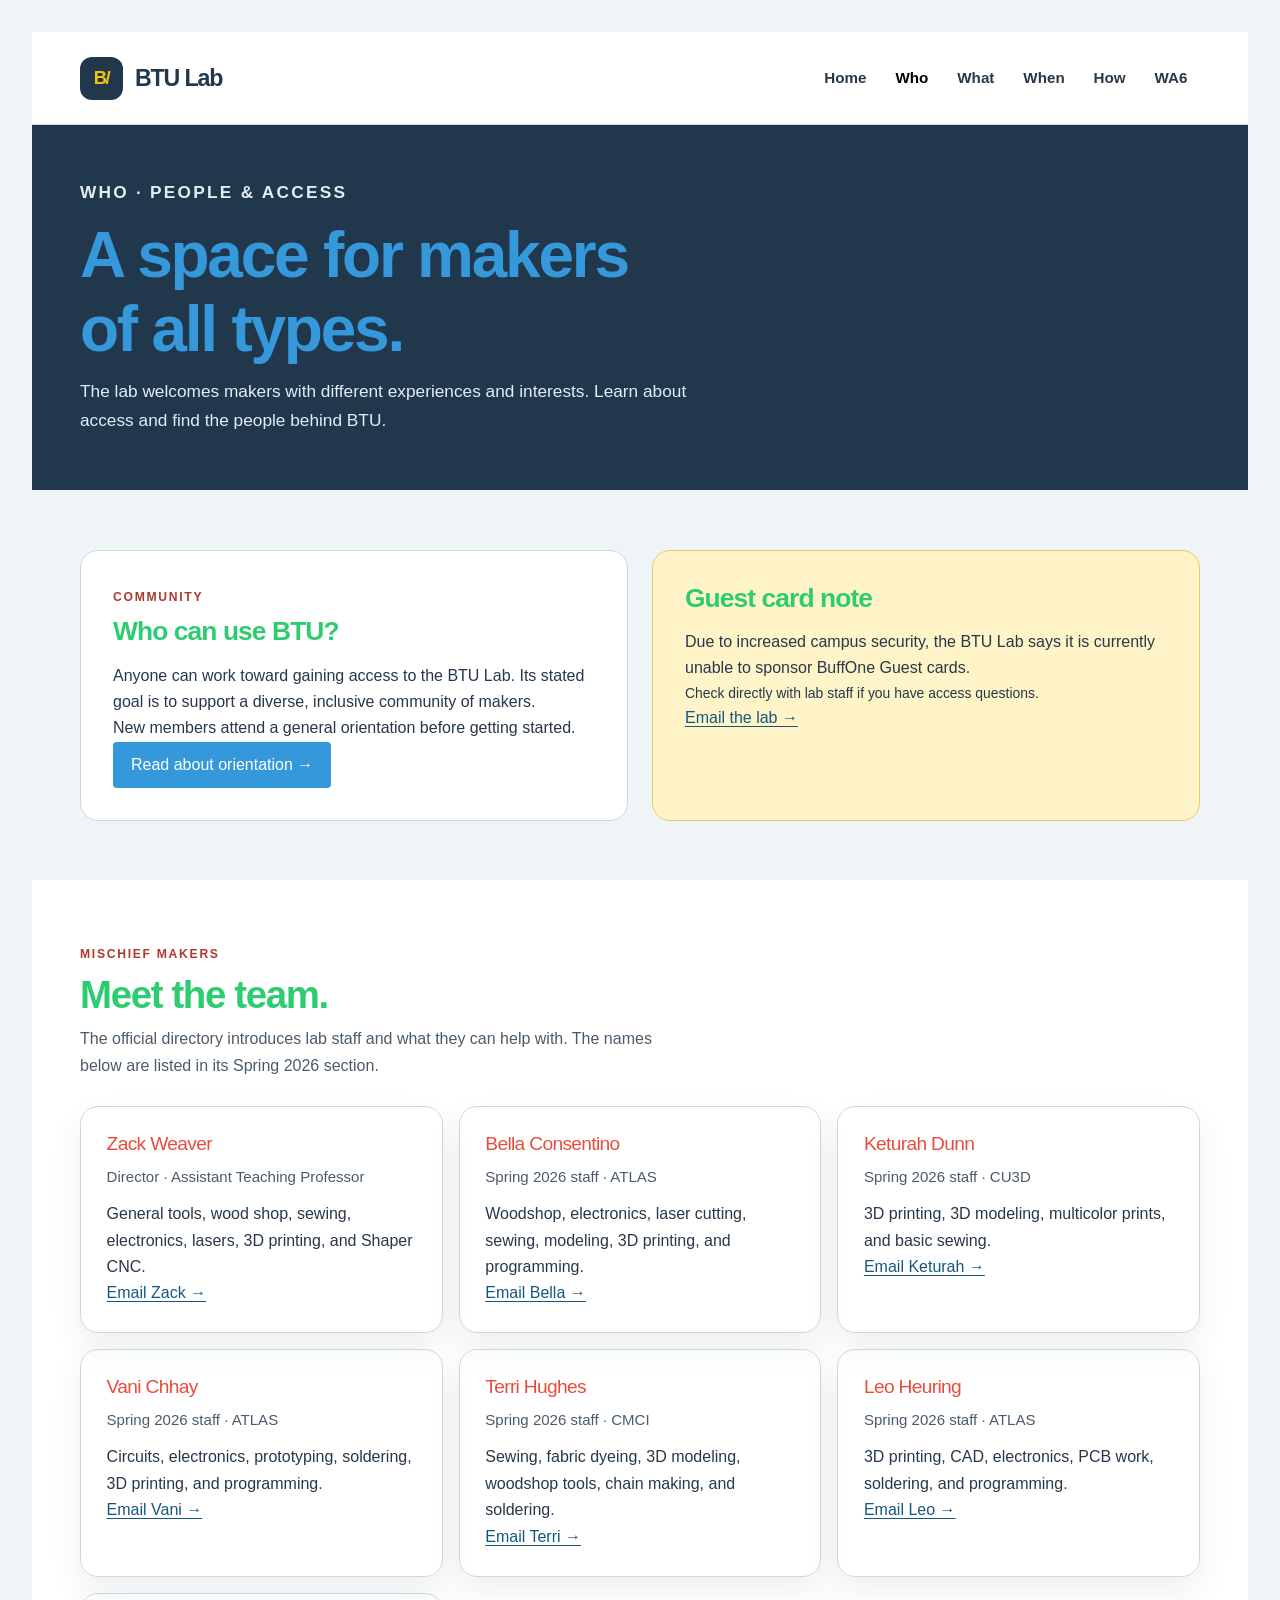
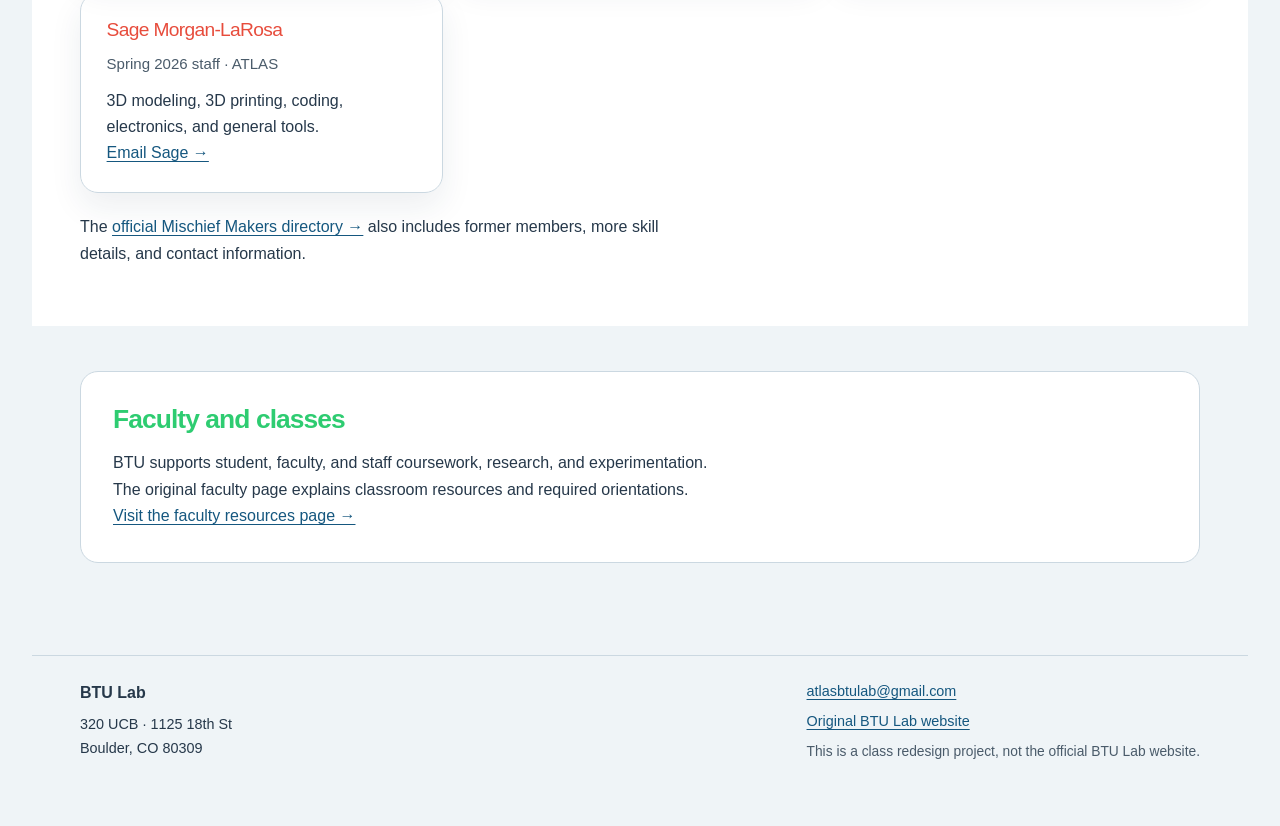
<file: staff.html>
<!DOCTYPE html>
<html lang="en">

     <style>
            /* CSS Reset and Base Styles */
            :root {
                /* Color Palette - 5 Core Colors */
                --color-primary: #247ba0;     /* deep sea Blue - Main Brand Color */
                --color-secondary: #f25f5c;   /* dark red - Complementary Action Color */
                --color-accent: #ffe066;      /* yellow  - Highlight / Warning Color */
                --color-neutral: #50514f;     /* beige - Neutral Text and Background */
                --color-highlight: #70c1b3;   /*orngae - Accent / Attention Color */
                
                /* Derived Colors for Flexibility */
                --color-background: color-mix(in srgb, var(--color-neutral) 10%, #aec5da);
                --color-text-dark: var(--color-neutral);
                --color-text-light: white;

                /* Typography */
                --font-primary: 'Sansation', -apple-system, BlinkMacSystemFont, sans-serif;
            

                /* Spacing System */
                --spacing-xs: 0.25rem;
                --spacing-sm: 0.5rem;
                --spacing-md: 1rem;
                --spacing-lg: 1.5rem;
                --spacing-xl: 2rem;

                /* Border Radius */
                --radius-sm: 4px;
                --radius-md: 8px;
                --radius-lg: 12px;
            }

            * {
                margin: 0;
                padding: 0;
                box-sizing: border-box;
            }

            body {
                font-family: var(--font-primary);
                line-height: 1.6;
                background-color: var(--color-background);
                color: var(--color-text-dark);
                padding: var(--spacing-xl);
            }

            .container {
                max-width: 1200px;
                margin: 0 auto;
            }

            /* Typography Styles */
            h1 {
                font-size: 3rem;
                font-weight: 700;
                margin-bottom: var(--spacing-md);
                color: var(--color-primary);
            }

            h2 {
                font-size: 2rem;
                font-weight: 600;
                margin-bottom: var(--spacing-md);
                color: var(--color-secondary);
            }

            h3 {
                font-size: 1.5rem;
                font-weight: 500;
                margin-bottom: var(--spacing-sm);
                color: var(--color-accent);
            }

            .body-text {
                font-size: 1rem;
                margin-bottom: var(--spacing-md);
            }

            .small-text {
                font-size: 0.75rem;
                color: color-mix(in srgb, var(--color-text-dark) 70%, transparent);
            }

            /* Color Palette Section */
            .color-palette {
                display: grid;
                grid-template-columns: repeat(auto-fit, minmax(200px, 1fr));
                gap: var(--spacing-md);
                margin-bottom: var(--spacing-xl);
            }

            .color-swatch {
                padding: var(--spacing-md);
                border-radius: var(--radius-md);
                display: flex;
                flex-direction: column;
                align-items: center;
                justify-content: center;
                text-align: center;
            }

            /* Component Styles */
            .button {
                display: inline-block;
                padding: var(--spacing-sm) var(--spacing-md);
                background-color: var(--color-primary);
                color: var(--color-text-light);
                text-decoration: none;
                border-radius: var(--radius-sm);
                transition: background-color 0.3s ease, transform 0.2s;
                border: 2px solid transparent;
            }

            .button:hover {
                background-color: color-mix(in srgb, var(--color-primary) 80%, black);
                border-color: var(--color-secondary);
                transform: scale(1.05);
            }

            .button:active {
                transform: scale(0.95);
                background-color: var(--color-secondary);
            }

            .link {
                color: var(--color-secondary);
                text-decoration: none;
                transition: color 0.3s ease, text-decoration-color 0.3s;
            }

            .link:hover {
                color: var(--color-accent);
                text-decoration: underline;
                text-decoration-color: var(--color-highlight);
            }

            .link:visited {
                color: var(--color-neutral);
            }

            /* Spacing Demonstration */
            .spacing-demo {
                display: flex;
                align-items: center;
                gap: var(--spacing-sm);
                margin-bottom: var(--spacing-md);
            }

            .spacing-block {
                background-color: var(--color-primary);
                height: 50px;
            }
        </style>

<head>
    <meta charset="UTF-8">
    <meta name="viewport" content="width=device-width, initial-scale=1.0">
    <meta name="description" content="Who can use BTU Lab and who are the Mischief Makers? Read about access and staff.">
    <title>Who | BTU Lab Redesign</title>
    <link rel="preconnect" href="https://fonts.googleapis.com">
    <link rel="preconnect" href="https://fonts.gstatic.com" crossorigin>
    <link href="https://fonts.googleapis.com/css2?family=Space+Grotesk:wght@400;500;600;700&display=swap" rel="stylesheet">
    <link rel="stylesheet" href="style.css">
</head>
<body>
    <a class="skip-link" href="#main">Skip to main content</a>
    <header class="site-header">
        <div class="container header-inner">
            <a class="brand" href="index.html" aria-label="BTU Lab — Home">
                <span class="brand-mark" aria-hidden="true">B/</span>
                <span>BTU Lab</span>
            </a>
            <nav class="site-nav" aria-label="Main navigation">
                <ul>
                    <li><a href="index.html">Home</a></li>
                    <li><a href="staff.html" aria-current="page">Who</a></li>
                    <li><a href="contentsofbtu.html">What</a></li>
                    <li><a href="time.html">When</a></li>
                    <li><a href="Semantic.html">How</a></li>
                    <li><a href="wa6.html">WA6</a></li>
                </ul>
            </nav>
        </div>
    </header>

    <main id="main">
        <section class="page-hero" aria-labelledby="page-title">
            <div class="container">
                <p class="eyebrow">Who · People & access</p>
                <h1 id="page-title">A space for makers of all types.</h1>
                <p>The lab welcomes makers with different experiences and interests. Learn about access and find the people behind BTU.</p>
            </div>
        </section>

        <section class="section" aria-labelledby="access-title">
            <div class="container split">
                <article class="panel">
                    <span class="section-kicker">Community</span>
                    <h2 id="access-title">Who can use BTU?</h2>
                    <p>Anyone can work toward gaining access to the BTU Lab. Its stated goal is to support a diverse, inclusive community of makers.</p>
                    <p>New members attend a general orientation before getting started.</p>
                    <a class="button button--dark" href="Semantic.html">Read about orientation →</a>
                </article>
                <aside class="panel panel--yellow" aria-labelledby="guest-title">
                    <h2 id="guest-title">Guest card note</h2>
                    <p>Due to increased campus security, the BTU Lab says it is currently unable to sponsor BuffOne Guest cards.</p>
                    <p class="small">Check directly with lab staff if you have access questions.</p>
                    <a class="text-link" href="mailto:atlasbtulab@gmail.com">Email the lab →</a>
                </aside>
            </div>
        </section>
</header>

        <section class="section section--white" aria-labelledby="staff-title">
            <div class="container">
                <div class="section-heading">
                    <span class="section-kicker">Mischief Makers</span>
                    <h2 id="staff-title">Meet the team.</h2>
                    <p>The official directory introduces lab staff and what they can help with. The names below are listed in its Spring 2026 section.</p>
                </div>
                <div class="card-grid card-grid--three">
                    <article class="card">
                        <h3>Zack Weaver</h3>
                        <p class="staff-role">Director · Assistant Teaching Professor</p>
                        <p>General tools, wood shop, sewing, electronics, lasers, 3D printing, and Shaper CNC.</p>
                        <a class="text-link" href="mailto:zack.weaver@colorado.edu">Email Zack →</a>
                    </article>
                    <article class="card">
                        <h3>Bella Consentino</h3>
                        <p class="staff-role">Spring 2026 staff · ATLAS</p>
                        <p>Woodshop, electronics, laser cutting, sewing, modeling, 3D printing, and programming.</p>
                        <a class="text-link" href="mailto:Bella.Consentino@colorado.edu">Email Bella →</a>
                    </article>
                    <article class="card">
                        <h3>Keturah Dunn</h3>
                        <p class="staff-role">Spring 2026 staff · CU3D</p>
                        <p>3D printing, 3D modeling, multicolor prints, and basic sewing.</p>
                        <a class="text-link" href="mailto:kedu1409@colorado.edu">Email Keturah →</a>
                    </article>
                    <article class="card">
                        <h3>Vani Chhay</h3>
                        <p class="staff-role">Spring 2026 staff · ATLAS</p>
                        <p>Circuits, electronics, prototyping, soldering, 3D printing, and programming.</p>
                        <a class="text-link" href="mailto:Vanica.Chhay@colorado.edu">Email Vani →</a>
                    </article>
                    <article class="card">
                        <h3>Terri Hughes</h3>
                        <p class="staff-role">Spring 2026 staff · CMCI</p>
                        <p>Sewing, fabric dyeing, 3D modeling, woodshop tools, chain making, and soldering.</p>
                        <a class="text-link" href="mailto:Terri.Hughes@colorado.edu">Email Terri →</a>
                    </article>
                    <article class="card">
                        <h3>Leo Heuring</h3>
                        <p class="staff-role">Spring 2026 staff · ATLAS</p>
                        <p>3D printing, CAD, electronics, PCB work, soldering, and programming.</p>
                        <a class="text-link" href="mailto:Leo.Heuring@colorado.edu">Email Leo →</a>
                    </article>
                    <article class="card">
                        <h3>Sage Morgan-LaRosa</h3>
                        <p class="staff-role">Spring 2026 staff · ATLAS</p>
                        <p>3D modeling, 3D printing, coding, electronics, and general tools.</p>
                        <a class="text-link" href="mailto:sage.morgan-larosa@colorado.edu">Email Sage →</a>
                    </article>
                </div>
                <p class="note-bottom">The <a class="text-link" href="https://sites.google.com/view/btu-lab/btu-mischief-makers">official Mischief Makers directory →</a> also includes former members, more skill details, and contact information.</p>
            </div>
        </section>

        <section class="section section--compact" aria-labelledby="faculty-title">
            <div class="container panel">
                <h2 id="faculty-title">Faculty and classes</h2>
                <p>BTU supports student, faculty, and staff coursework, research, and experimentation. The original faculty page explains classroom resources and required orientations.</p>
                <a class="text-link" href="https://sites.google.com/view/btu-lab/faculty">Visit the faculty resources page →</a>
            </div>
        </section>
    </main>

    <footer class="site-footer">
        <div class="container footer-inner">
            <div>
                <p class="footer-title">BTU Lab</p>
                <address>320 UCB · 1125 18th St<br>Boulder, CO 80309</address>
            </div>
            <div>
                <p><a href="mailto:atlasbtulab@gmail.com">atlasbtulab@gmail.com</a></p>
                <p><a href="https://sites.google.com/view/btu-lab/home">Original BTU Lab website</a></p>
                <p class="disclaimer">This is a class redesign project, not the official BTU Lab website.</p>
            </div>
        </div>
    </footer>
</body>
</html>
</file>
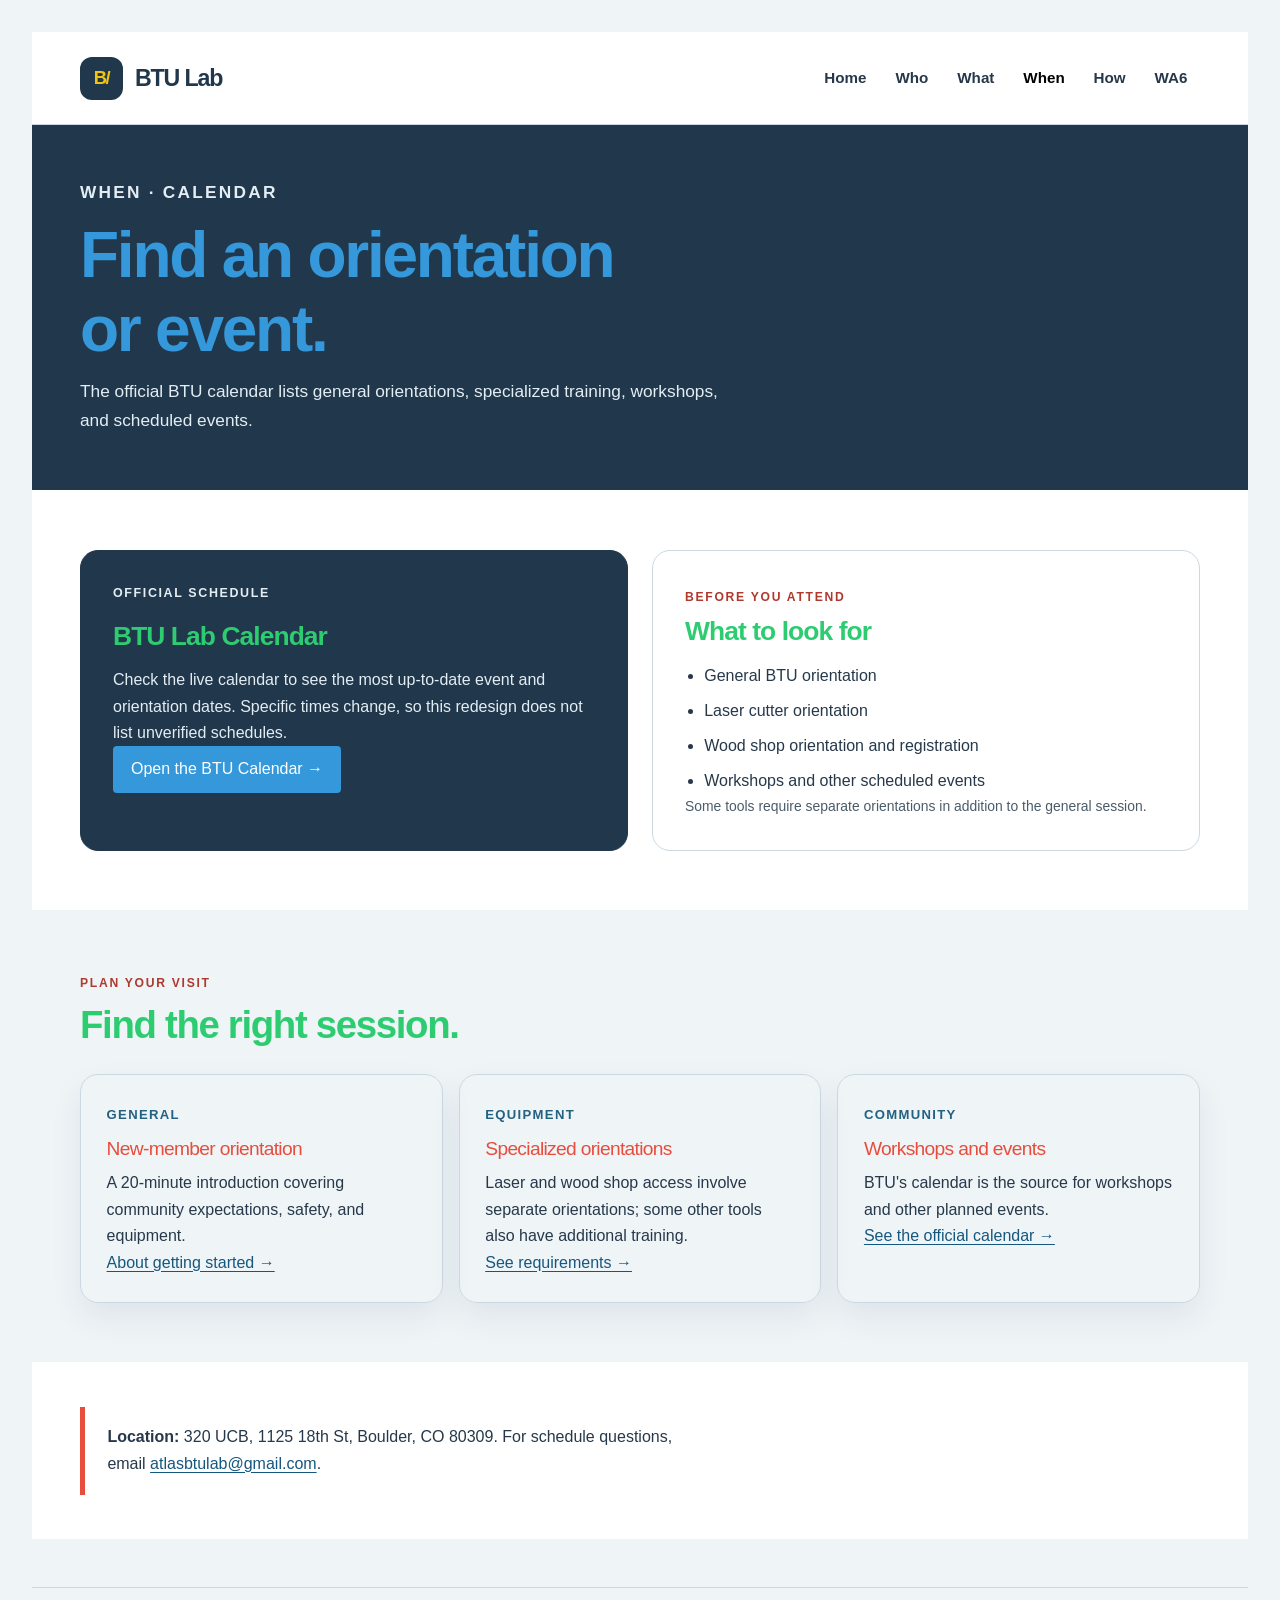
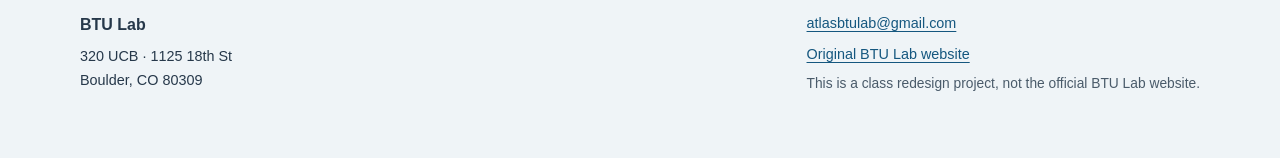
<file: time.html>
<!DOCTYPE html>
<html lang="en">

        <style>
            /* CSS Reset and Base Styles */
            :root {
                /* Color Palette - 5 Core Colors */
                --color-primary: #247ba0;     /* deep sea Blue - Main Brand Color */
                --color-secondary: #f25f5c;   /* dark red - Complementary Action Color */
                --color-accent: #ffe066;      /* yellow  - Highlight / Warning Color */
                --color-neutral: #50514f;     /* beige - Neutral Text and Background */
                --color-highlight: #70c1b3;   /*orngae - Accent / Attention Color */
                
                /* Derived Colors for Flexibility */
                --color-background: color-mix(in srgb, var(--color-neutral) 10%, #aec5da);
                --color-text-dark: var(--color-neutral);
                --color-text-light: white;

                /* Typography */
                --font-primary: 'Sansation', -apple-system, BlinkMacSystemFont, sans-serif;
            

                /* Spacing System */
                --spacing-xs: 0.25rem;
                --spacing-sm: 0.5rem;
                --spacing-md: 1rem;
                --spacing-lg: 1.5rem;
                --spacing-xl: 2rem;

                /* Border Radius */
                --radius-sm: 4px;
                --radius-md: 8px;
                --radius-lg: 12px;
            }

            * {
                margin: 0;
                padding: 0;
                box-sizing: border-box;
            }

            body {
                font-family: var(--font-primary);
                line-height: 1.6;
                background-color: var(--color-background);
                color: var(--color-text-dark);
                padding: var(--spacing-xl);
            }

            .container {
                max-width: 1200px;
                margin: 0 auto;
            }

            /* Typography Styles */
            h1 {
                font-size: 3rem;
                font-weight: 700;
                margin-bottom: var(--spacing-md);
                color: var(--color-primary);
            }

            h2 {
                font-size: 2rem;
                font-weight: 600;
                margin-bottom: var(--spacing-md);
                color: var(--color-secondary);
            }

            h3 {
                font-size: 1.5rem;
                font-weight: 500;
                margin-bottom: var(--spacing-sm);
                color: var(--color-accent);
            }

            .body-text {
                font-size: 1rem;
                margin-bottom: var(--spacing-md);
            }

            .small-text {
                font-size: 0.75rem;
                color: color-mix(in srgb, var(--color-text-dark) 70%, transparent);
            }

            /* Color Palette Section */
            .color-palette {
                display: grid;
                grid-template-columns: repeat(auto-fit, minmax(200px, 1fr));
                gap: var(--spacing-md);
                margin-bottom: var(--spacing-xl);
            }

            .color-swatch {
                padding: var(--spacing-md);
                border-radius: var(--radius-md);
                display: flex;
                flex-direction: column;
                align-items: center;
                justify-content: center;
                text-align: center;
            }

            /* Component Styles */
            .button {
                display: inline-block;
                padding: var(--spacing-sm) var(--spacing-md);
                background-color: var(--color-primary);
                color: var(--color-text-light);
                text-decoration: none;
                border-radius: var(--radius-sm);
                transition: background-color 0.3s ease, transform 0.2s;
                border: 2px solid transparent;
            }

            .button:hover {
                background-color: color-mix(in srgb, var(--color-primary) 80%, black);
                border-color: var(--color-secondary);
                transform: scale(1.05);
            }

            .button:active {
                transform: scale(0.95);
                background-color: var(--color-secondary);
            }

            .link {
                color: var(--color-secondary);
                text-decoration: none;
                transition: color 0.3s ease, text-decoration-color 0.3s;
            }

            .link:hover {
                color: var(--color-accent);
                text-decoration: underline;
                text-decoration-color: var(--color-highlight);
            }

            .link:visited {
                color: var(--color-neutral);
            }

            /* Spacing Demonstration */
            .spacing-demo {
                display: flex;
                align-items: center;
                gap: var(--spacing-sm);
                margin-bottom: var(--spacing-md);
            }

            .spacing-block {
                background-color: var(--color-primary);
                height: 50px;
            }


        </style>

<head>
    <meta charset="UTF-8">
    <meta name="viewport" content="width=device-width, initial-scale=1.0">
    <meta name="description" content="Find BTU Lab orientations, workshops, and events on the official lab calendar.">
    <title>When | BTU Lab Redesign</title>
    <link rel="preconnect" href="https://fonts.googleapis.com">
    <link rel="preconnect" href="https://fonts.gstatic.com" crossorigin>
    <link href="https://fonts.googleapis.com/css2?family=Space+Grotesk:wght@400;500;600;700&display=swap" rel="stylesheet">
    <link rel="stylesheet" href="style.css">
</head>
<body>
    <a class="skip-link" href="#main">Skip to main content</a>
    <header class="site-header">
        <div class="container header-inner">
            <a class="brand" href="index.html" aria-label="BTU Lab — Home">
                <span class="brand-mark" aria-hidden="true">B/</span>
                <span>BTU Lab</span>
            </a>
            <nav class="site-nav" aria-label="Main navigation">
                <ul>
                    <li><a href="index.html">Home</a></li>
                    <li><a href="staff.html">Who</a></li>
                    <li><a href="contentsofbtu.html">What</a></li>
                    <li><a href="time.html" aria-current="page">When</a></li>
                    <li><a href="Semantic.html">How</a></li>
                    <li><a href="wa6.html">WA6</a></li>
                </ul>
            </nav>
        </div>
    </header>

    <main id="main">
        <section class="page-hero" aria-labelledby="page-title">
            <div class="container">
                <p class="eyebrow">When · Calendar</p>
                <h1 id="page-title">Find an orientation or event.</h1>
                <p>The official BTU calendar lists general orientations, specialized training, workshops, and scheduled events.</p>
            </div>
        </section>

        <section class="section section--white" aria-labelledby="calendar-title">
            <div class="container split">
                <article class="panel panel--dark">
                    <p class="eyebrow">Official schedule</p>
                    <h2 id="calendar-title">BTU Lab Calendar</h2>
                    <p>Check the live calendar to see the most up-to-date event and orientation dates. Specific times change, so this redesign does not list unverified schedules.</p>
                    <a class="button button--yellow" href="https://sites.google.com/view/btu-lab/btu-lab-calendar">Open the BTU Calendar →</a>
                </article>
                <article class="panel">
                    <span class="section-kicker">Before you attend</span>
                    <h2>What to look for</h2>
                    <ul class="info-list">
                        <li>General BTU orientation</li>
                        <li>Laser cutter orientation</li>
                        <li>Wood shop orientation and registration</li>
                        <li>Workshops and other scheduled events</li>
                    </ul>
                    <p class="small muted">Some tools require separate orientations in addition to the general session.</p>
                </article>
            </div>
        </section>
    
</header>

        <section class="section" aria-labelledby="events-title">
            <div class="container">
                <div class="section-heading">
                    <span class="section-kicker">Plan your visit</span>
                    <h2 id="events-title">Find the right session.</h2>
                </div>
                <div class="card-grid card-grid--three">
                    <article class="card">
                        <span class="card-number">GENERAL</span>
                        <h3>New-member orientation</h3>
                        <p>A 20-minute introduction covering community expectations, safety, and equipment.</p>
                        <a class="text-link" href="Semantic.html">About getting started →</a>
                    </article>
                    <article class="card">
                        <span class="card-number">EQUIPMENT</span>
                        <h3>Specialized orientations</h3>
                        <p>Laser and wood shop access involve separate orientations; some other tools also have additional training.</p>
                        <a class="text-link" href="Semantic.html#training-title">See requirements →</a>
                    </article>
                    <article class="card">
                        <span class="card-number">COMMUNITY</span>
                        <h3>Workshops and events</h3>
                        <p>BTU's calendar is the source for workshops and other planned events.</p>
                        <a class="text-link" href="https://sites.google.com/view/btu-lab/btu-lab-calendar">See the official calendar →</a>
                    </article>
                </div>
            </div>
        </section>

        <section class="section section--compact section--white" aria-label="Visit information">
            <div class="container note">
                <p><strong>Location:</strong> 320 UCB, 1125 18th St, Boulder, CO 80309. For schedule questions, email <a href="mailto:atlasbtulab@gmail.com">atlasbtulab@gmail.com</a>.</p>
            </div>
        </section>
    </main>

    <footer class="site-footer">
        <div class="container footer-inner">
            <div>
                <p class="footer-title">BTU Lab</p>
                <address>320 UCB · 1125 18th St<br>Boulder, CO 80309</address>
            </div>
            <div>
                <p><a href="mailto:atlasbtulab@gmail.com">atlasbtulab@gmail.com</a></p>
                <p><a href="https://sites.google.com/view/btu-lab/home">Original BTU Lab website</a></p>
                <p class="disclaimer">This is a class redesign project, not the official BTU Lab website.</p>
            </div>
        </div>
    </footer>
</body>
</html>
</file>
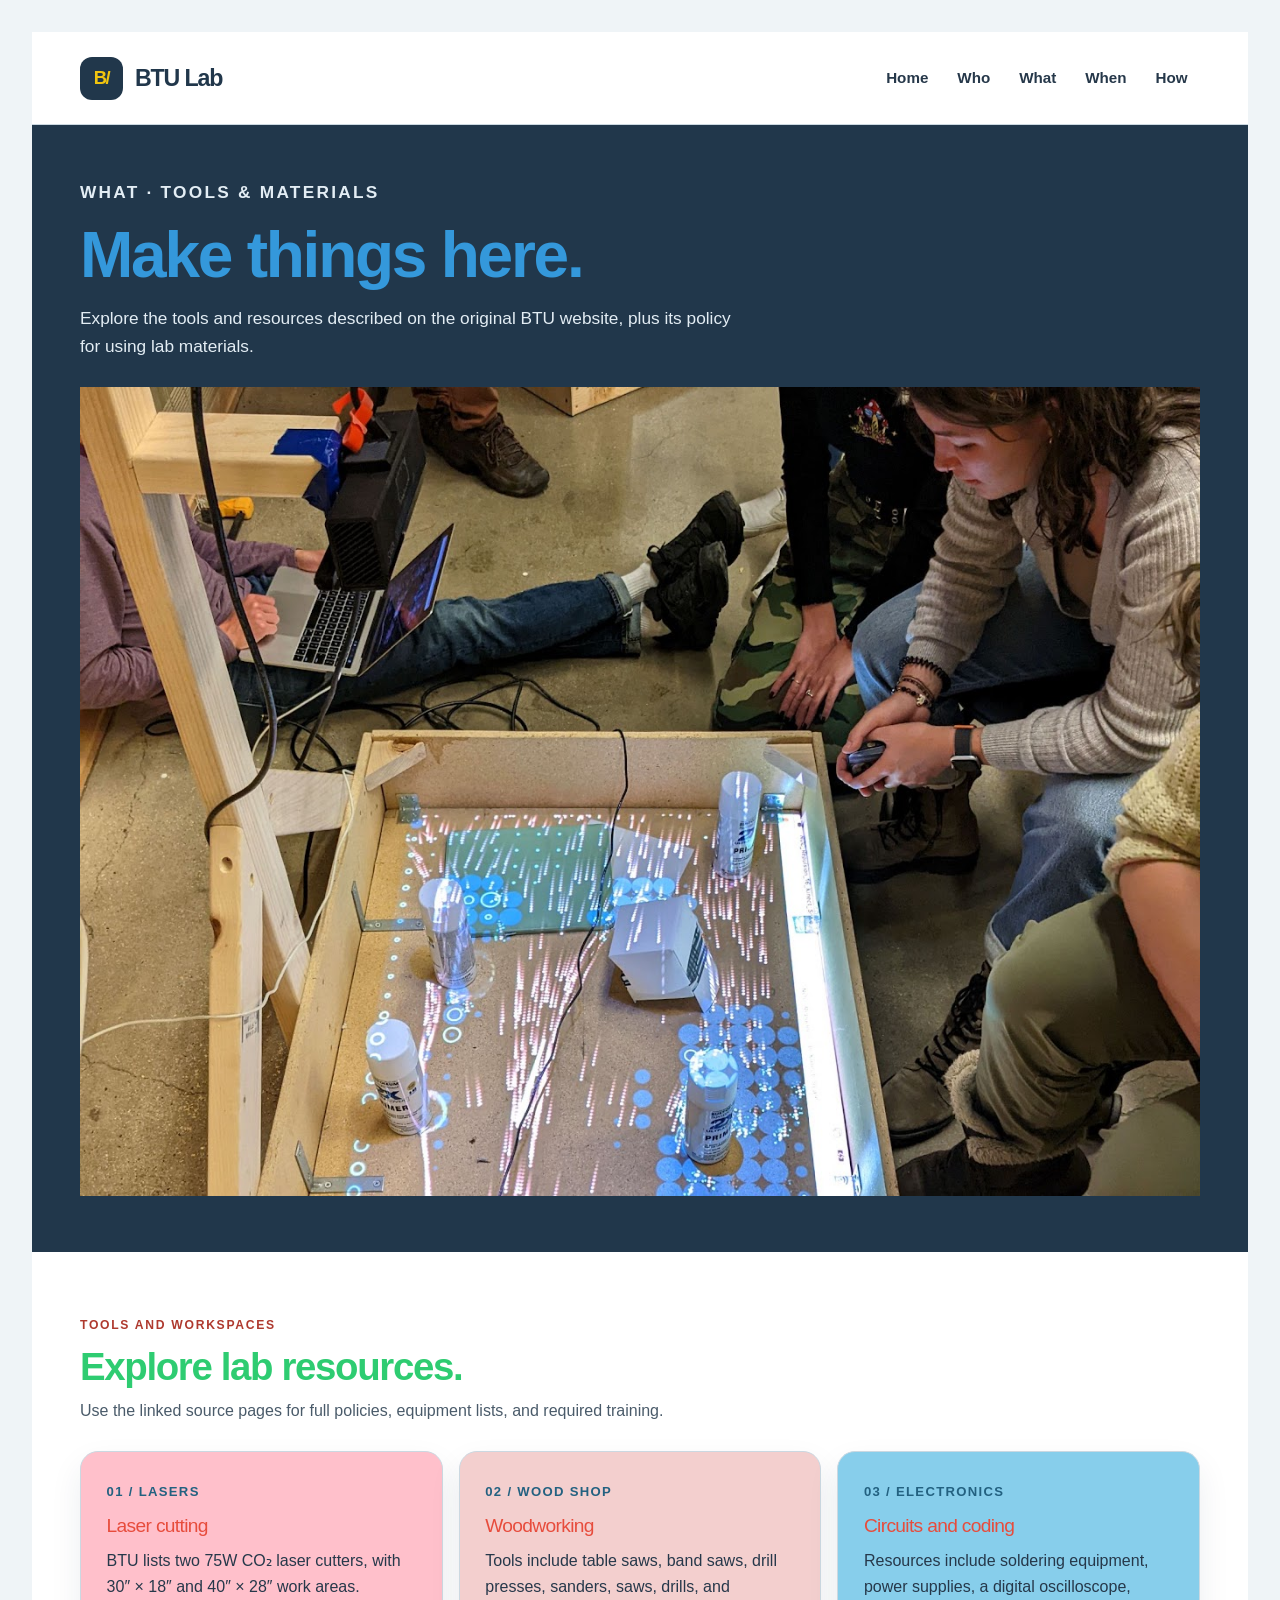
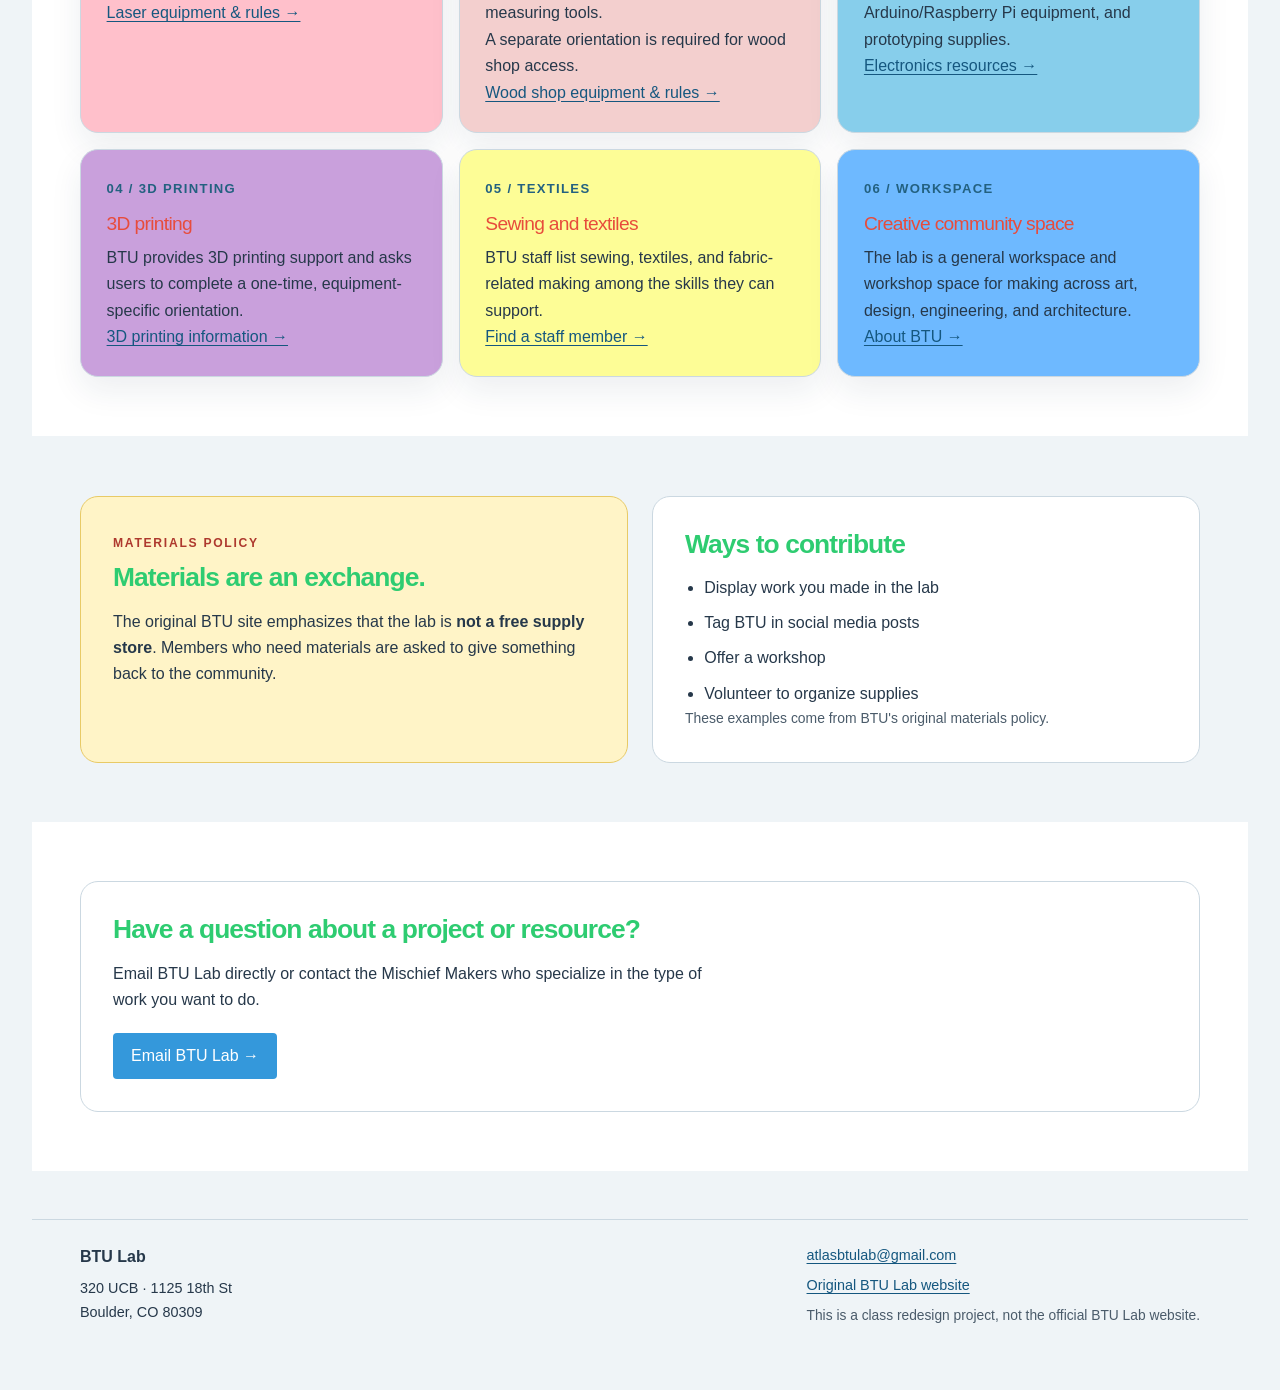
<file: What.html>
<!DOCTYPE html>
<html lang="en">

    <style>
            /* CSS Reset and Base Styles */
            :root {
                /* Color Palette - 5 Core Colors */
                --color-primary: #247ba0;     /* deep sea Blue - Main Brand Color */
                --color-secondary: #f25f5c;   /* dark red - Complementary Action Color */
                --color-accent: #ffe066;      /* yellow  - Highlight / Warning Color */
                --color-neutral: #50514f;     /* beige - Neutral Text and Background */
                --color-highlight: #70c1b3;   /*orngae - Accent / Attention Color */
                
                /* Derived Colors for Flexibility */
                --color-background: color-mix(in srgb, var(--color-neutral) 10%, #aec5da);
                --color-text-dark: var(--color-neutral);
                --color-text-light: white;

                /* Typography */
                --font-primary: 'Sansation', -apple-system, BlinkMacSystemFont, sans-serif;
            

                /* Spacing System */
                --spacing-xs: 0.25rem;
                --spacing-sm: 0.5rem;
                --spacing-md: 1rem;
                --spacing-lg: 1.5rem;
                --spacing-xl: 2rem;

                /* Border Radius */
                --radius-sm: 4px;
                --radius-md: 8px;
                --radius-lg: 12px;
            }

            * {
                margin: 0;
                padding: 0;
                box-sizing: border-box;
            }

            body {
                font-family: var(--font-primary);
                line-height: 1.6;
                background-color: var(--color-background);
                color: var(--color-text-dark);
                padding: var(--spacing-xl);
            }

            .container {
                max-width: 1200px;
                margin: 0 auto;
            }

            /* Typography Styles */
            h1 {
                font-size: 3rem;
                font-weight: 700;
                margin-bottom: var(--spacing-md);
                color: var(--color-primary);
            }

            h2 {
                font-size: 2rem;
                font-weight: 600;
                margin-bottom: var(--spacing-md);
                color: var(--color-secondary);
            }

            h3 {
                font-size: 1.5rem;
                font-weight: 500;
                margin-bottom: var(--spacing-sm);
                color: var(--color-accent);
            }

            .body-text {
                font-size: 1rem;
                margin-bottom: var(--spacing-md);
            }

            .small-text {
                font-size: 0.75rem;
                color: color-mix(in srgb, var(--color-text-dark) 70%, transparent);
            }

            /* Color Palette Section */
            .color-palette {
                display: grid;
                grid-template-columns: repeat(auto-fit, minmax(200px, 1fr));
                gap: var(--spacing-md);
                margin-bottom: var(--spacing-xl);
            }

            .color-swatch {
                padding: var(--spacing-md);
                border-radius: var(--radius-md);
                display: flex;
                flex-direction: column;
                align-items: center;
                justify-content: center;
                text-align: center;
            }

            /* Component Styles */
            .button {
                display: inline-block;
                padding: var(--spacing-sm) var(--spacing-md);
                background-color: var(--color-primary);
                color: var(--color-text-light);
                text-decoration: none;
                border-radius: var(--radius-sm);
                transition: background-color 0.3s ease, transform 0.2s;
                border: 2px solid transparent;
            }

            /* .button:hover {
                background-color: color-mix(in srgb, var(--color-primary) 80%, black);
                border-color: var(--color-secondary);
                transform: scale(1.05);
            } */

            /* .button:active {
                transform: scale(0.95);
                background-color: var(--color-secondary);
            } */

            .link {
                color: var(--color-secondary);
                text-decoration: none;
                transition: color 0.3s ease, text-decoration-color 0.3s;
            }

            .link:hover {
                color: var(--color-accent);
                text-decoration: underline;
                text-decoration-color: var(--color-highlight);
            } 

            .link:visited {
                color: var(--color-neutral);
            }

            /* Spacing Demonstration */
            .spacing-demo {
                display: flex;
                align-items: center;
                gap: var(--spacing-sm);
                margin-bottom: var(--spacing-md);
            }

            .spacing-block {
                background-color: var(--color-primary);
                height: 50px;
            }
    </style>

<head>
    <meta charset="UTF-8">
    <meta name="viewport" content="width=device-width, initial-scale=1.0">
    <meta name="description" content="Explore BTU Lab laser cutting, woodworking, electronics, 3D printing, textiles, and its materials policy.">
    <title>What | BTU Lab Redesign</title>
    <link rel="preconnect" href="https://fonts.googleapis.com">
    <link rel="preconnect" href="https://fonts.gstatic.com" crossorigin>
    <link href="https://fonts.googleapis.com/css2?family=Space+Grotesk:wght@400;500;600;700&display=swap" rel="stylesheet">
    <link rel="stylesheet" href="style.css">
</head>
<body>
    <a class="skip-link" href="#main">Skip to main content</a>
    <header class="site-header">
        <div class="container header-inner">
            <a class="brand" href="index.html" aria-label="BTU Lab — Home">
                <span class="brand-mark" aria-hidden="true">B/</span>
                <span>BTU Lab</span>
            </a>
            <nav class="site-nav" aria-label="Main navigation">
                <ul>
                    <li><a href="index.html">Home</a></li>
                    <li><a href="Who.html">Who</a></li>
                    <li><a href="What.html">What</a></li>
                    <li><a href="When.html">When</a></li>
                    <li><a href="How.html">How</a></li>
                    
                </ul>
            </nav>
        </div>
    </header>

    <main id="main">
        <section class="page-hero" aria-labelledby="page-title">
    <div class="container">
        <p class="eyebrow">What · Tools & materials</p>
        <h1 id="page-title">Make things here.</h1>
        <p>Explore the tools and resources described on the original BTU website, plus its policy for using lab materials.</p>

        <figure class="page-photo">
            <img src="assest/What picture.jpg" alt="Tools and equipment at the BTU Lab">
        </figure>

    </div>
</section>

        <section class="section section--white" aria-labelledby="tools-title">
            <div class="container">
                <div class="section-heading">
                    <span class="section-kicker">Tools and workspaces</span>
                    <h2 id="tools-title">Explore lab resources.</h2>
                    <p>Use the linked source pages for full policies, equipment lists, and required training.</p>
                </div>
                <div class="card-grid card-grid--three">
                    <article class="card laser">
                        <span class="card-number">01 / LASERS</span>
                        <h3>Laser cutting</h3
                        <p>BTU lists two 75W CO₂ laser cutters, with 30″ × 18″ and 40″ × 28″ work areas.</p>
                        <p><a class="text-link" href="https://sites.google.com/view/btu-lab/lasers">Laser equipment &amp; rules →</a></p>
                    </article>
                    <article class="card wood">
                        <span class="card-number">02 / WOOD SHOP</span>
                        <h3>Woodworking</h3>
                        <p>Tools include table saws, band saws, drill presses, sanders, saws, drills, and measuring tools.</p>
                        <p>A separate orientation is required for wood shop access.</p>
                        <a class="text-link" href="https://sites.google.com/view/btu-lab/wood-shop">Wood shop equipment &amp; rules →</a>
                    </article>
                    <article class="card electronics">
                        <span class="card-number">03 / ELECTRONICS</span>
                        <h3>Circuits and coding</h3>
                        <p>Resources include soldering equipment, power supplies, a digital oscilloscope, Arduino/Raspberry Pi equipment, and prototyping supplies.</p>
                        <a class="text-link" href="https://sites.google.com/view/btu-lab/electronics">Electronics resources →</a>
                    </article>
                    <article class="card printing">
                        <span class="card-number">04 / 3D PRINTING</span>
                        <h3>3D printing</h3>
                        <p>BTU provides 3D printing support and asks users to complete a one-time, equipment-specific orientation.</p>
                        <a class="text-link" href="https://sites.google.com/view/btu-lab/faculty">3D printing information →</a>
                    </article>
                    <article class="card sewing">
                        <span class="card-number">05 / TEXTILES</span>
                        <h3>Sewing and textiles</h3>
                        <p>BTU staff list sewing, textiles, and fabric-related making among the skills they can support.</p>
                        <a class="text-link" href="staff.html">Find a staff member →</a>
                    </article>
                    <article class="card workspace">
                        <span class="card-number">06 / WORKSPACE</span>
                        <h3>Creative community space</h3>
                        <p>The lab is a general workspace and workshop space for making across art, design, engineering, and architecture.</p>
                        <a class="text-link" href="index.html">About BTU →</a>
                    </article>
                </div>
            </div>
        </section>
</header>

        <section class="section" aria-labelledby="materials-title">
            <div class="container split">
                <article class="panel panel--yellow">
                    <span class="section-kicker">Materials policy</span>
                    <h2 id="materials-title">Materials are an exchange.</h2>
                    <p>The original BTU site emphasizes that the lab is <strong>not a free supply store</strong>. Members who need materials are asked to give something back to the community.</p>
                </article>
                <article class="panel">
                    <h2>Ways to contribute</h2>
                    <ul class="info-list">
                        <li>Display work you made in the lab</li>
                        <li>Tag BTU in social media posts</li>
                        <li>Offer a workshop</li>
                        <li>Volunteer to organize supplies</li>
                    </ul>
                    <p class="small muted">These examples come from BTU's original materials policy.</p>
                </article>
            </div>
        </section>

        <section class="section section--white" aria-labelledby="questions-title">
            <div class="container panel">
                <h2 id="questions-title">Have a question about a project or resource?</h2>
                <p>Email BTU Lab directly or contact the Mischief Makers who specialize in the type of work you want to do.</p>
                <div class="button-row">
                    <a class="button button--dark" href="mailto:atlasbtulab@gmail.com">Email BTU Lab →</a>
                
                </div>
            </div>
        </section>
    </main>

    <footer class="site-footer">
        <div class="container footer-inner">
            <div>
                <p class="footer-title">BTU Lab</p>
                <address>320 UCB · 1125 18th St<br>Boulder, CO 80309</address>
            </div>
            <div>
                <p><a href="mailto:atlasbtulab@gmail.com">atlasbtulab@gmail.com</a></p>
                <p><a href="https://sites.google.com/view/btu-lab/home">Original BTU Lab website</a></p>
                <p class="disclaimer">This is a class redesign project, not the official BTU Lab website.</p>
            </div>
        </div>
    </footer>
</body>
</html>
</file>
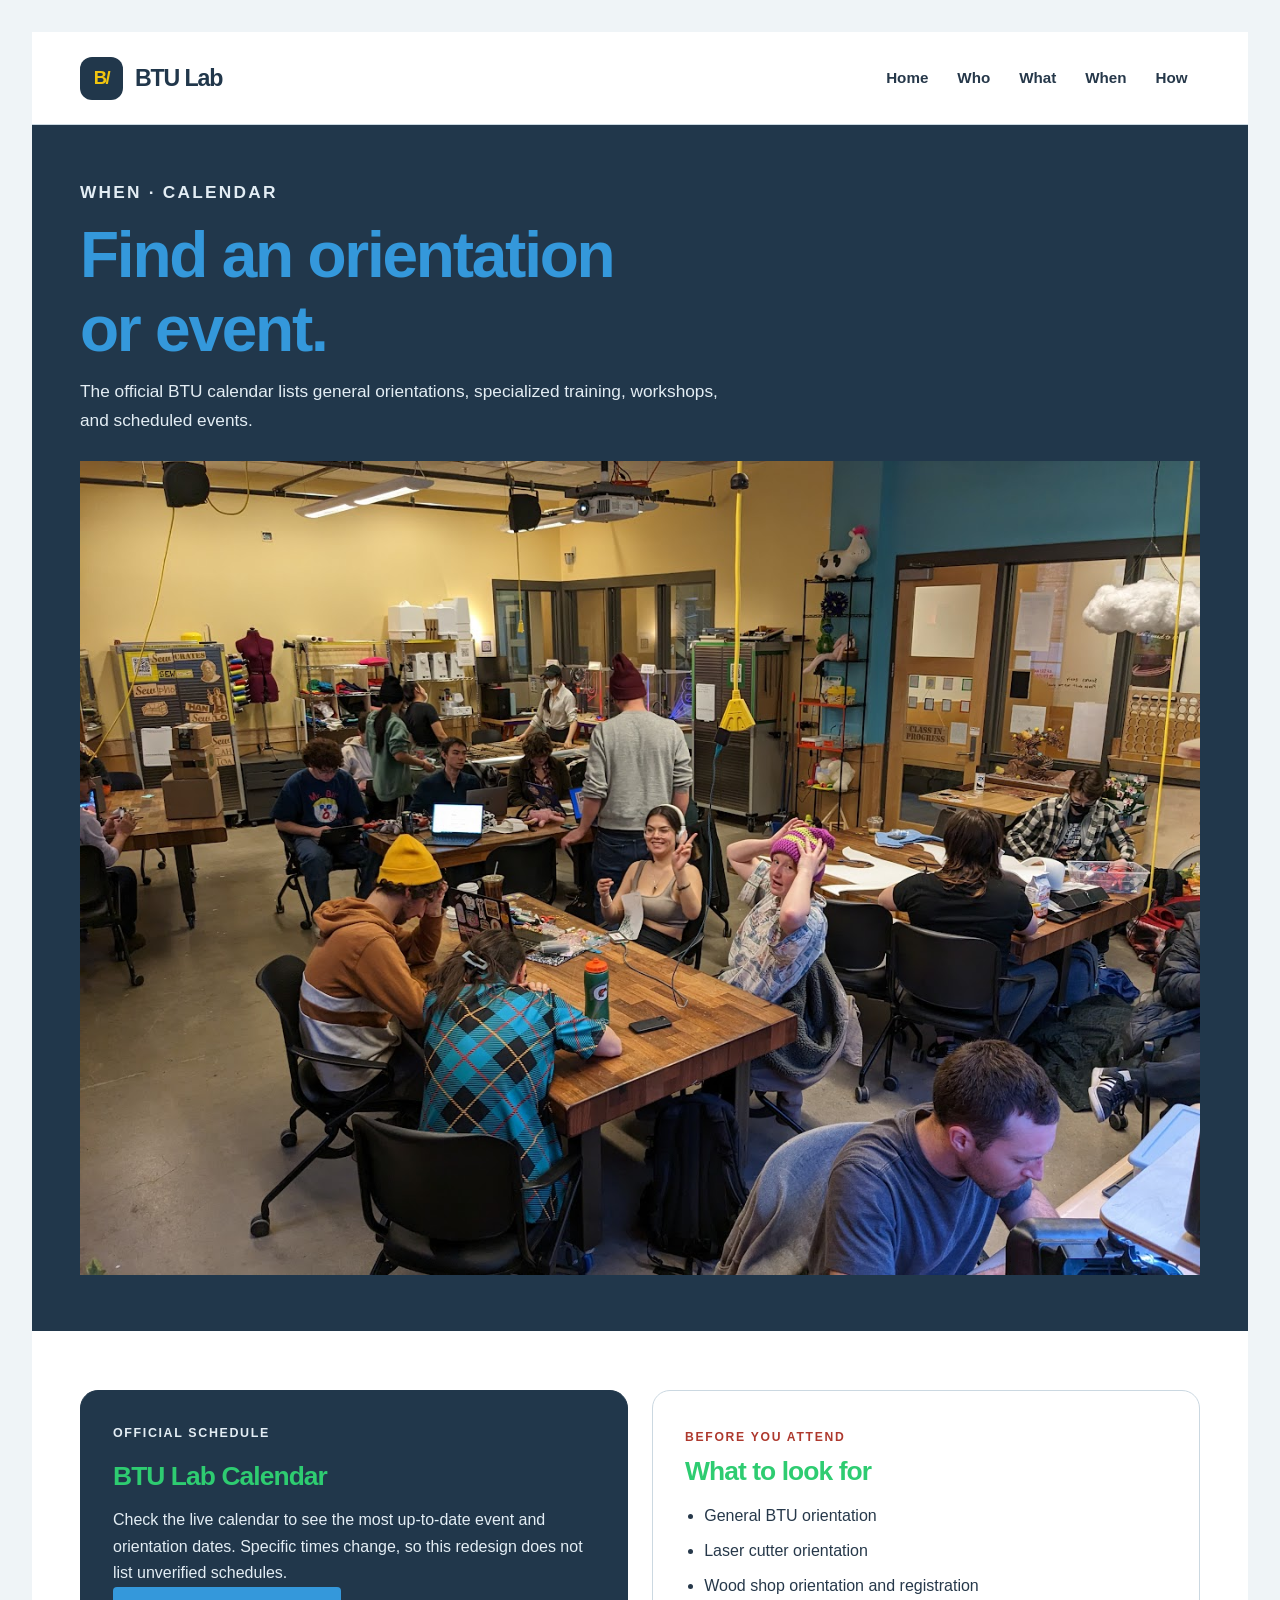
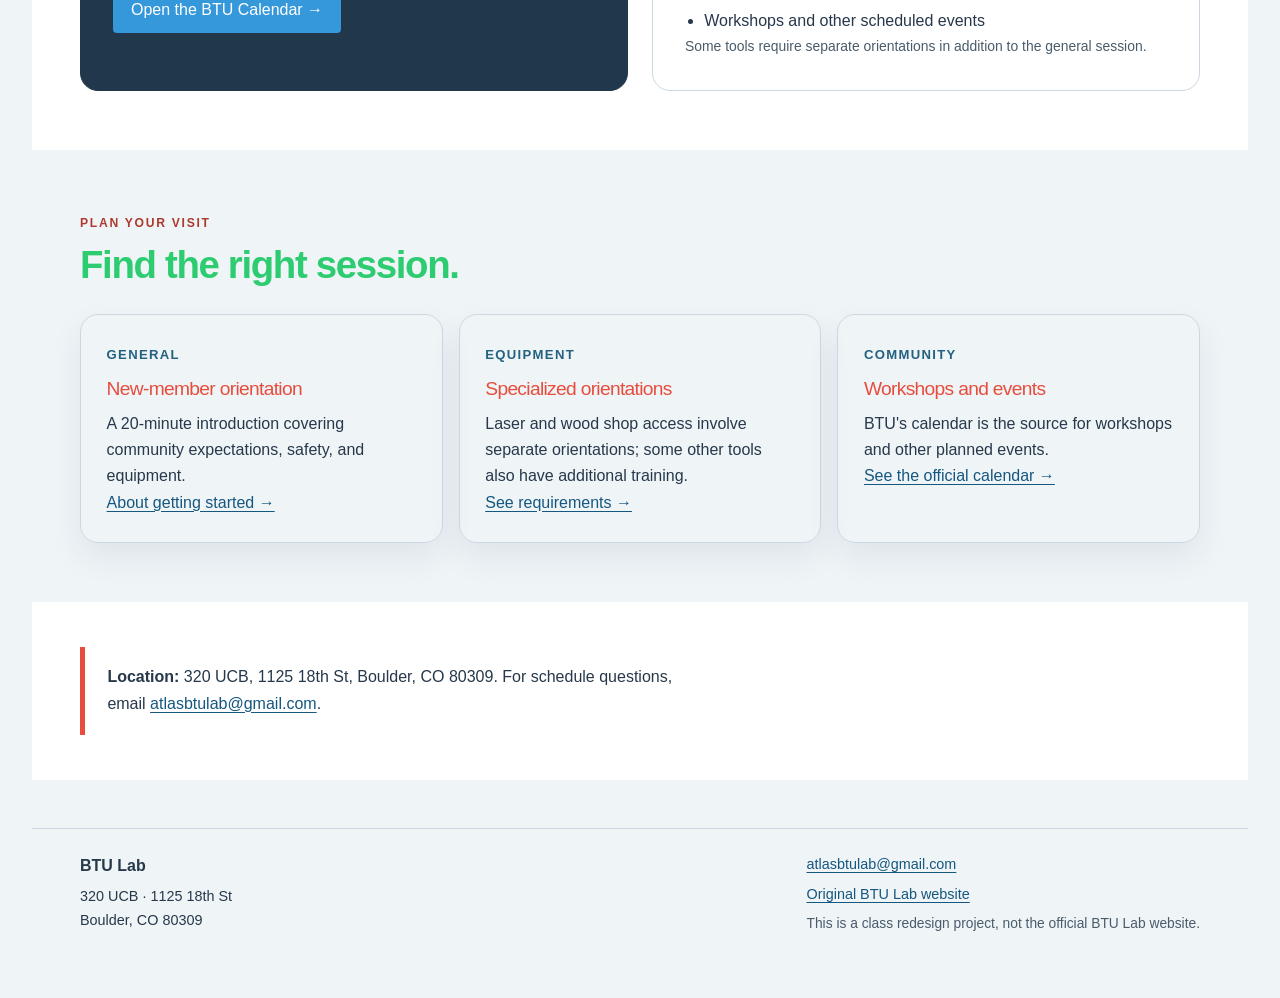
<file: When.html>
<!DOCTYPE html>
<html lang="en">

        <style>
            /* CSS Reset and Base Styles */
            :root {
                /* Color Palette - 5 Core Colors */
                --color-primary: #247ba0;     /* deep sea Blue - Main Brand Color */
                --color-secondary: #f25f5c;   /* dark red - Complementary Action Color */
                --color-accent: #ffe066;      /* yellow  - Highlight / Warning Color */
                --color-neutral: #50514f;     /* beige - Neutral Text and Background */
                --color-highlight: #70c1b3;   /*orngae - Accent / Attention Color */
                
                /* Derived Colors for Flexibility */
                --color-background: color-mix(in srgb, var(--color-neutral) 10%, #aec5da);
                --color-text-dark: var(--color-neutral);
                --color-text-light: white;

                /* Typography */
                --font-primary: 'Sansation', -apple-system, BlinkMacSystemFont, sans-serif;
            

                /* Spacing System */
                --spacing-xs: 0.25rem;
                --spacing-sm: 0.5rem;
                --spacing-md: 1rem;
                --spacing-lg: 1.5rem;
                --spacing-xl: 2rem;

                /* Border Radius */
                --radius-sm: 4px;
                --radius-md: 8px;
                --radius-lg: 12px;
            }

            * {
                margin: 0;
                padding: 0;
                box-sizing: border-box;
            }

            body {
                font-family: var(--font-primary);
                line-height: 1.6;
                background-color: var(--color-background);
                color: var(--color-text-dark);
                padding: var(--spacing-xl);
            }

            .container {
                max-width: 1200px;
                margin: 0 auto;
            }

            /* Typography Styles */
            h1 {
                font-size: 3rem;
                font-weight: 700;
                margin-bottom: var(--spacing-md);
                color: var(--color-primary);
            }

            h2 {
                font-size: 2rem;
                font-weight: 600;
                margin-bottom: var(--spacing-md);
                color: var(--color-secondary);
            }

            h3 {
                font-size: 1.5rem;
                font-weight: 500;
                margin-bottom: var(--spacing-sm);
                color: var(--color-accent);
            }

            .body-text {
                font-size: 1rem;
                margin-bottom: var(--spacing-md);
            }

            .small-text {
                font-size: 0.75rem;
                color: color-mix(in srgb, var(--color-text-dark) 70%, transparent);
            }

            /* Color Palette Section */
            .color-palette {
                display: grid;
                grid-template-columns: repeat(auto-fit, minmax(200px, 1fr));
                gap: var(--spacing-md);
                margin-bottom: var(--spacing-xl);
            }

            .color-swatch {
                padding: var(--spacing-md);
                border-radius: var(--radius-md);
                display: flex;
                flex-direction: column;
                align-items: center;
                justify-content: center;
                text-align: center;
            }

            /* Component Styles */
            .button {
                display: inline-block;
                padding: var(--spacing-sm) var(--spacing-md);
                background-color: var(--color-primary);
                color: var(--color-text-light);
                text-decoration: none;
                border-radius: var(--radius-sm);
                transition: background-color 0.3s ease, transform 0.2s;
                border: 2px solid transparent;
            }

            /* .button:hover {
                background-color: color-mix(in srgb, var(--color-primary) 80%, black);
                border-color: var(--color-secondary);
                transform: scale(1.05);
            } */

            .button:active {
                transform: scale(0.95);
                background-color: var(--color-secondary);
            }

            .link {
                color: var(--color-secondary);
                text-decoration: none;
                transition: color 0.3s ease, text-decoration-color 0.3s;
            }

            .link:hover {
                color: var(--color-accent);
                text-decoration: underline;
                text-decoration-color: var(--color-highlight);
            }

            /* .link:visited {
                color: var(--color-neutral);
            } */

            /* Spacing Demonstration */
            .spacing-demo {
                display: flex;
                align-items: center;
                gap: var(--spacing-sm);
                margin-bottom: var(--spacing-md);
            }

            .spacing-block {
                background-color: var(--color-primary);
                height: 50px;
            }


        </style>

<head>
    <meta charset="UTF-8">
    <meta name="viewport" content="width=device-width, initial-scale=1.0">
    <meta name="description" content="Find BTU Lab orientations, workshops, and events on the official lab calendar.">
    <title>When | BTU Lab Redesign</title>
    <link rel="preconnect" href="https://fonts.googleapis.com">
    <link rel="preconnect" href="https://fonts.gstatic.com" crossorigin>
    <link href="https://fonts.googleapis.com/css2?family=Space+Grotesk:wght@400;500;600;700&display=swap" rel="stylesheet">
    <link rel="stylesheet" href="style.css">
</head>
<body>
    <a class="skip-link" href="#main">Skip to main content</a>
    <header class="site-header">
        <div class="container header-inner">
            <a class="brand" href="index.html" aria-label="BTU Lab — Home">
                <span class="brand-mark" aria-hidden="true">B/</span>
                <span>BTU Lab</span>
            </a>
            <nav class="site-nav" aria-label="Main navigation">
                <ul>
                    <li><a href="index.html">Home</a></li>
                   <li><a href="Who.html">Who</a></li>
                    <li><a href="What.html">What</a></li>
                    <li><a href="When.html">When</a></li>
                    <li><a href="How.html">How</a></li>
                   
                </ul>
            </nav>
        </div>
    </header>

    <main id="main">
            <section class="page-hero" aria-labelledby="page-title">
        <div class="container">
            <p class="eyebrow">When · Calendar</p>
            <h1 id="page-title">Find an orientation or event.</h1>
            <p>The official BTU calendar lists general orientations, specialized training, workshops, and scheduled events.</p>

            <figure class="page-photo">
                <img src="assest/When pic.jpg" alt="BTU Lab workshops and events">
            </figure>

        </div>
        </section>

        <section class="section section--white" aria-labelledby="calendar-title">
            <div class="container split">
                <article class="panel panel--dark">
                    <p class="eyebrow">Official schedule</p>
                    <h2 id="calendar-title">BTU Lab Calendar</h2>
                    <p>Check the live calendar to see the most up-to-date event and orientation dates. Specific times change, so this redesign does not list unverified schedules.</p>
                    <a class="button button--yellow" href="https://sites.google.com/view/btu-lab/btu-lab-calendar">Open the BTU Calendar →</a>
                </article>
                <article class="panel">
                    <span class="section-kicker">Before you attend</span>
                    <h2>What to look for</h2>
                    <ul class="info-list">
                        <li>General BTU orientation</li>
                        <li>Laser cutter orientation</li>
                        <li>Wood shop orientation and registration</li>
                        <li>Workshops and other scheduled events</li>
                    </ul>
                    <p class="small muted">Some tools require separate orientations in addition to the general session.</p>
                </article>
            </div>
        </section>
    
</header>

        <section class="section" aria-labelledby="events-title">
            <div class="container">
                <div class="section-heading">
                    <span class="section-kicker">Plan your visit</span>
                    <h2 id="events-title">Find the right session.</h2>
                </div>
                <div class="card-grid card-grid--three">
                    <article class="card">
                        <span class="card-number">GENERAL</span>
                        <h3>New-member orientation</h3>
                        <p>A 20-minute introduction covering community expectations, safety, and equipment.</p>
                        <a class="text-link" href="How.html">About getting started →</a>
                    </article>
                    <article class="card">
                        <span class="card-number">EQUIPMENT</span>
                        <h3>Specialized orientations</h3>
                        <p>Laser and wood shop access involve separate orientations; some other tools also have additional training.</p>
                        <a class="text-link" href="How.html#training-title">See requirements →</a>
                    </article>
                    <article class="card">
                        <span class="card-number">COMMUNITY</span>
                        <h3>Workshops and events</h3>
                        <p>BTU's calendar is the source for workshops and other planned events.</p>
                        <a class="text-link" href="https://sites.google.com/view/btu-lab/btu-lab-calendar">See the official calendar →</a>
                    </article>
                </div>
            </div>
        </section>

        <section class="section section--compact section--white" aria-label="Visit information">
            <div class="container note">
                <p><strong>Location:</strong> 320 UCB, 1125 18th St, Boulder, CO 80309. For schedule questions, email <a href="mailto:atlasbtulab@gmail.com">atlasbtulab@gmail.com</a>.</p>
            </div>
        </section>
    </main>

    <footer class="site-footer">
        <div class="container footer-inner">
            <div>
                <p class="footer-title">BTU Lab</p>
                <address>320 UCB · 1125 18th St<br>Boulder, CO 80309</address>
            </div>
            <div>
                <p><a href="mailto:atlasbtulab@gmail.com">atlasbtulab@gmail.com</a></p>
                <p><a href="https://sites.google.com/view/btu-lab/home">Original BTU Lab website</a></p>
                <p class="disclaimer">This is a class redesign project, not the official BTU Lab website.</p>
            </div>
        </div>
    </footer>
</body>
</html>
</file>
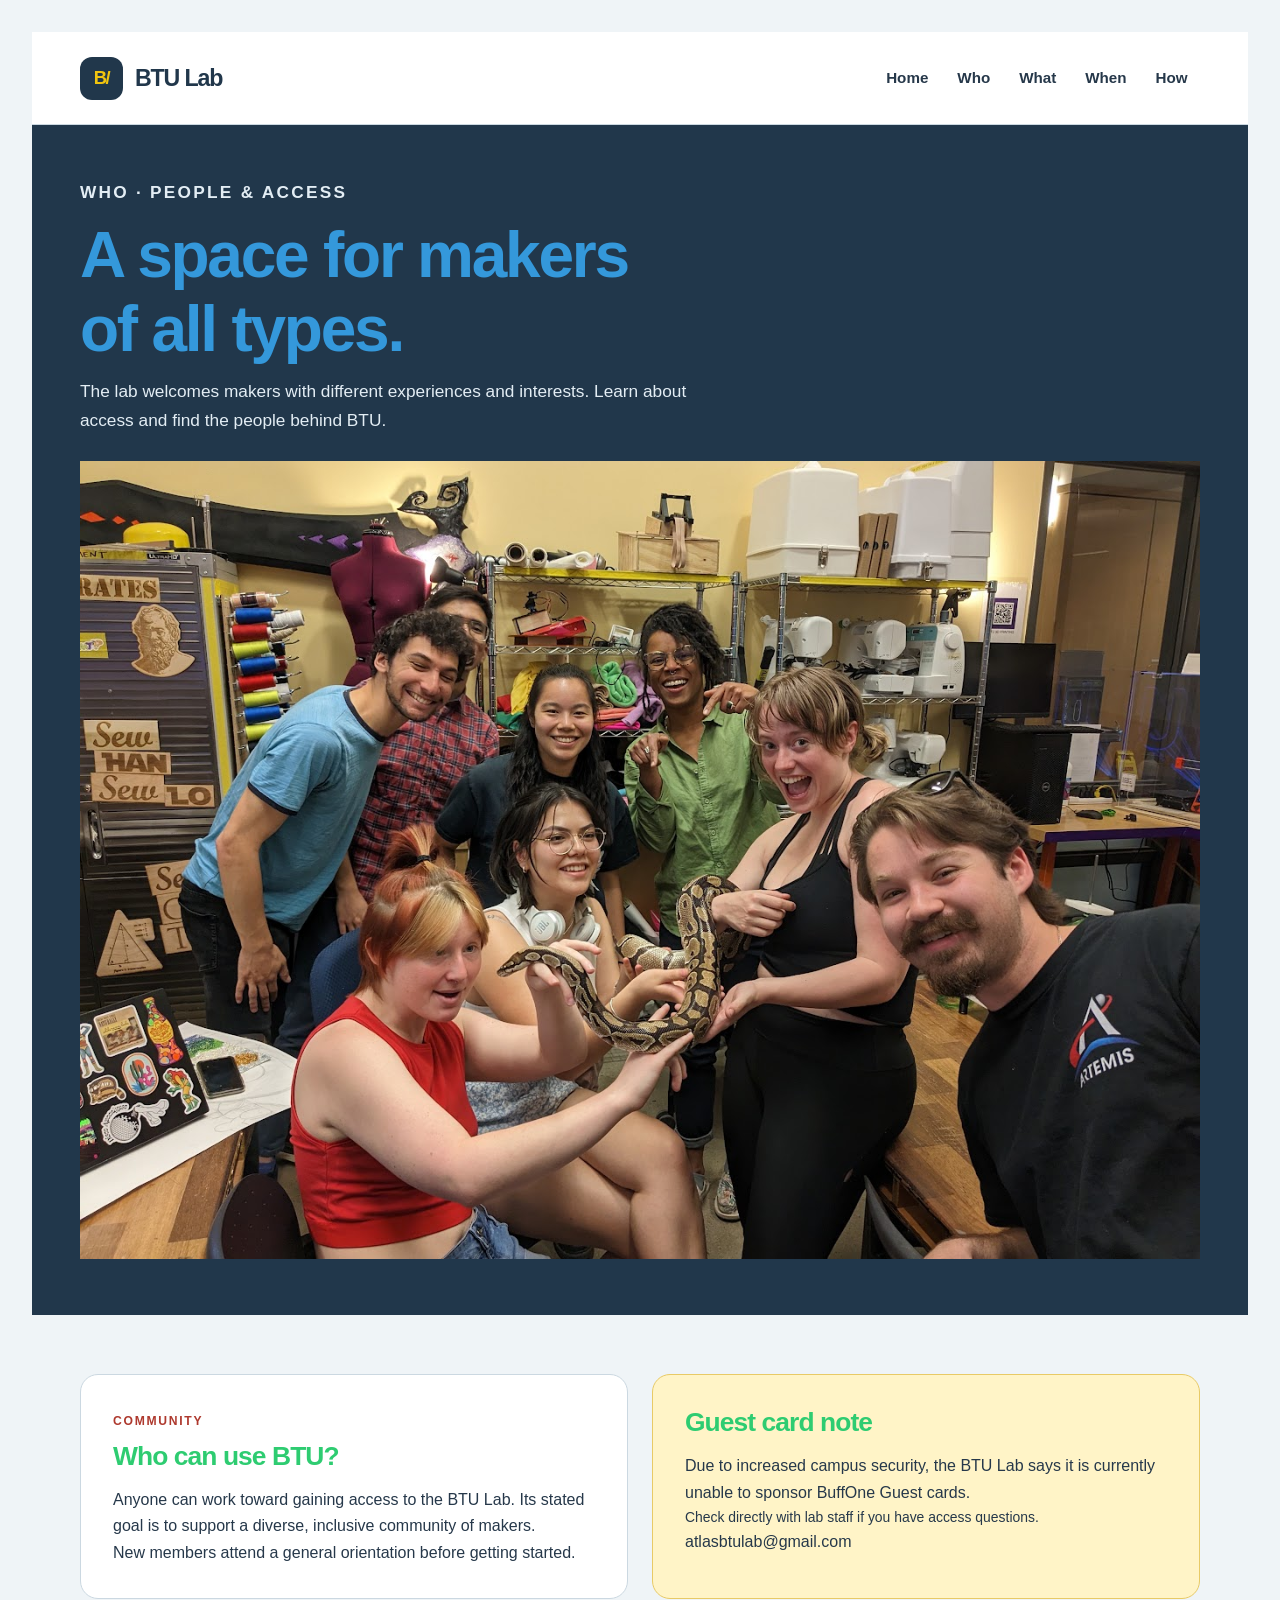
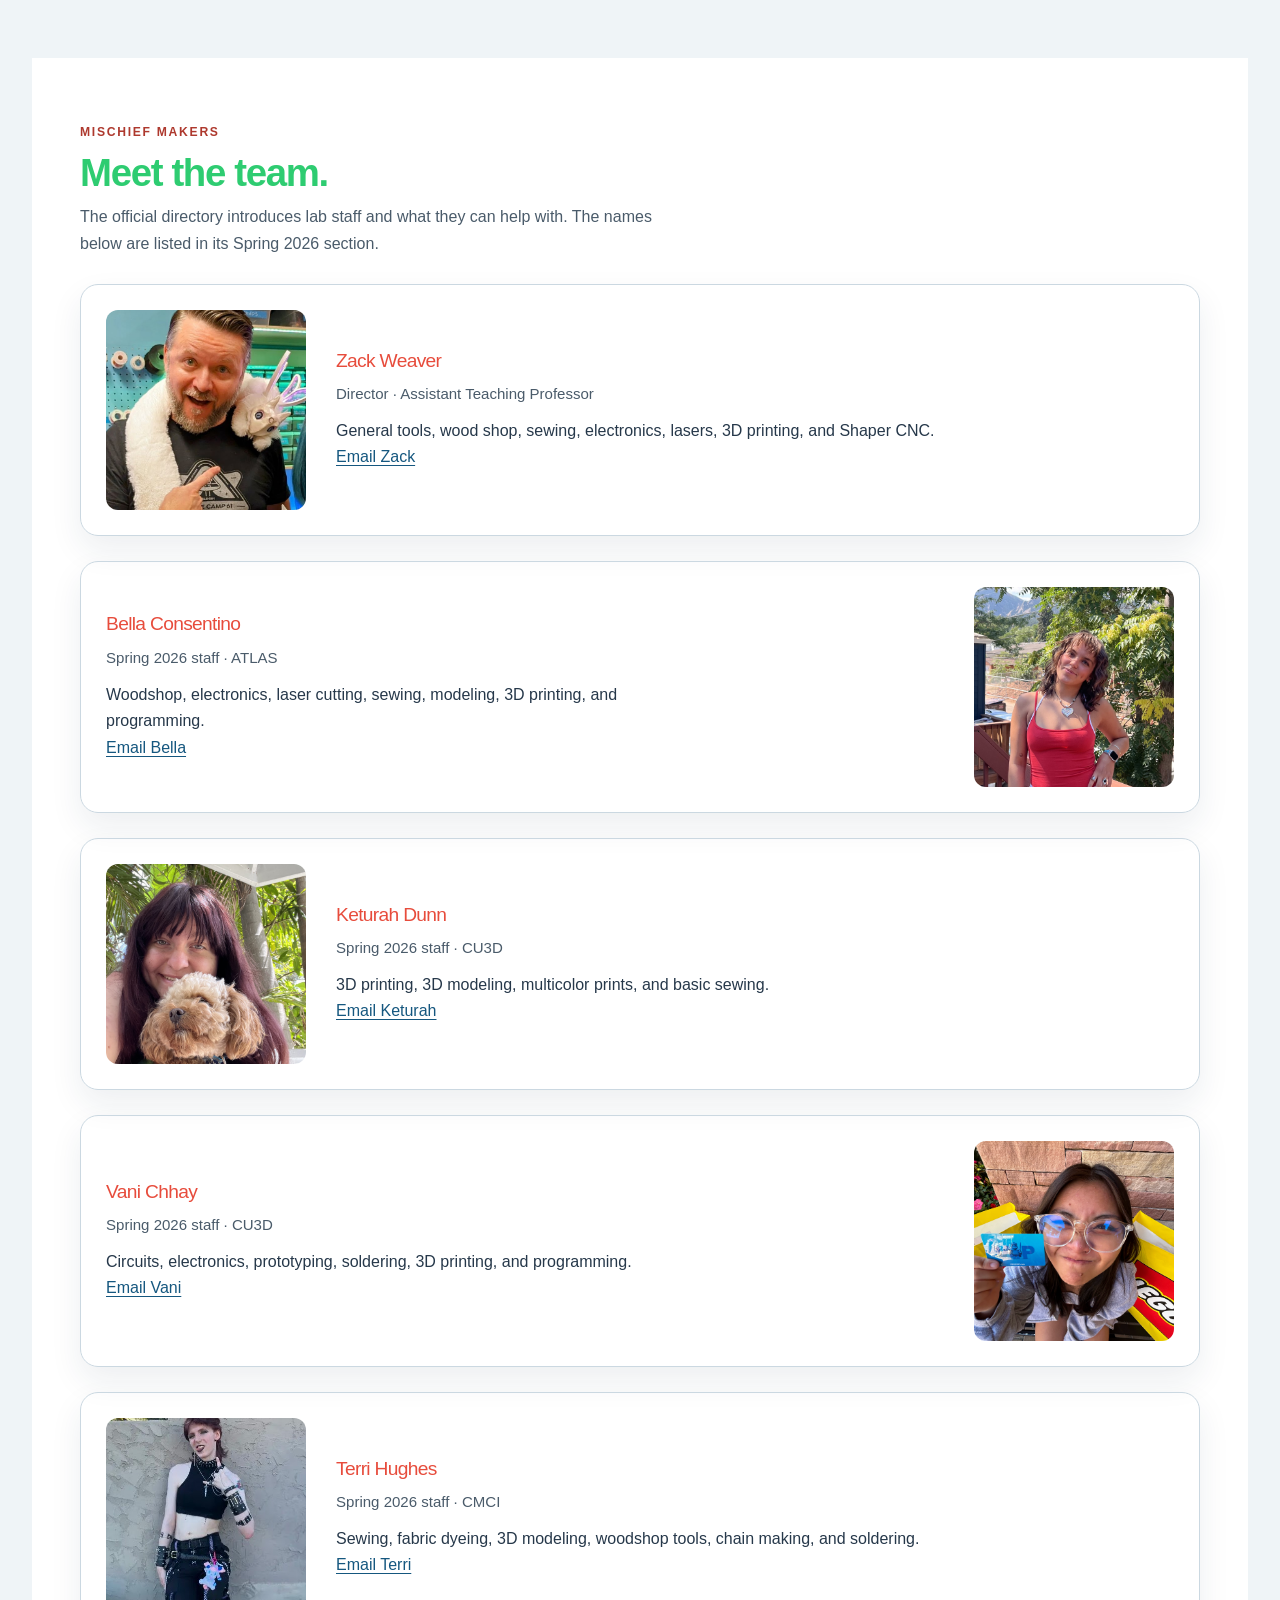
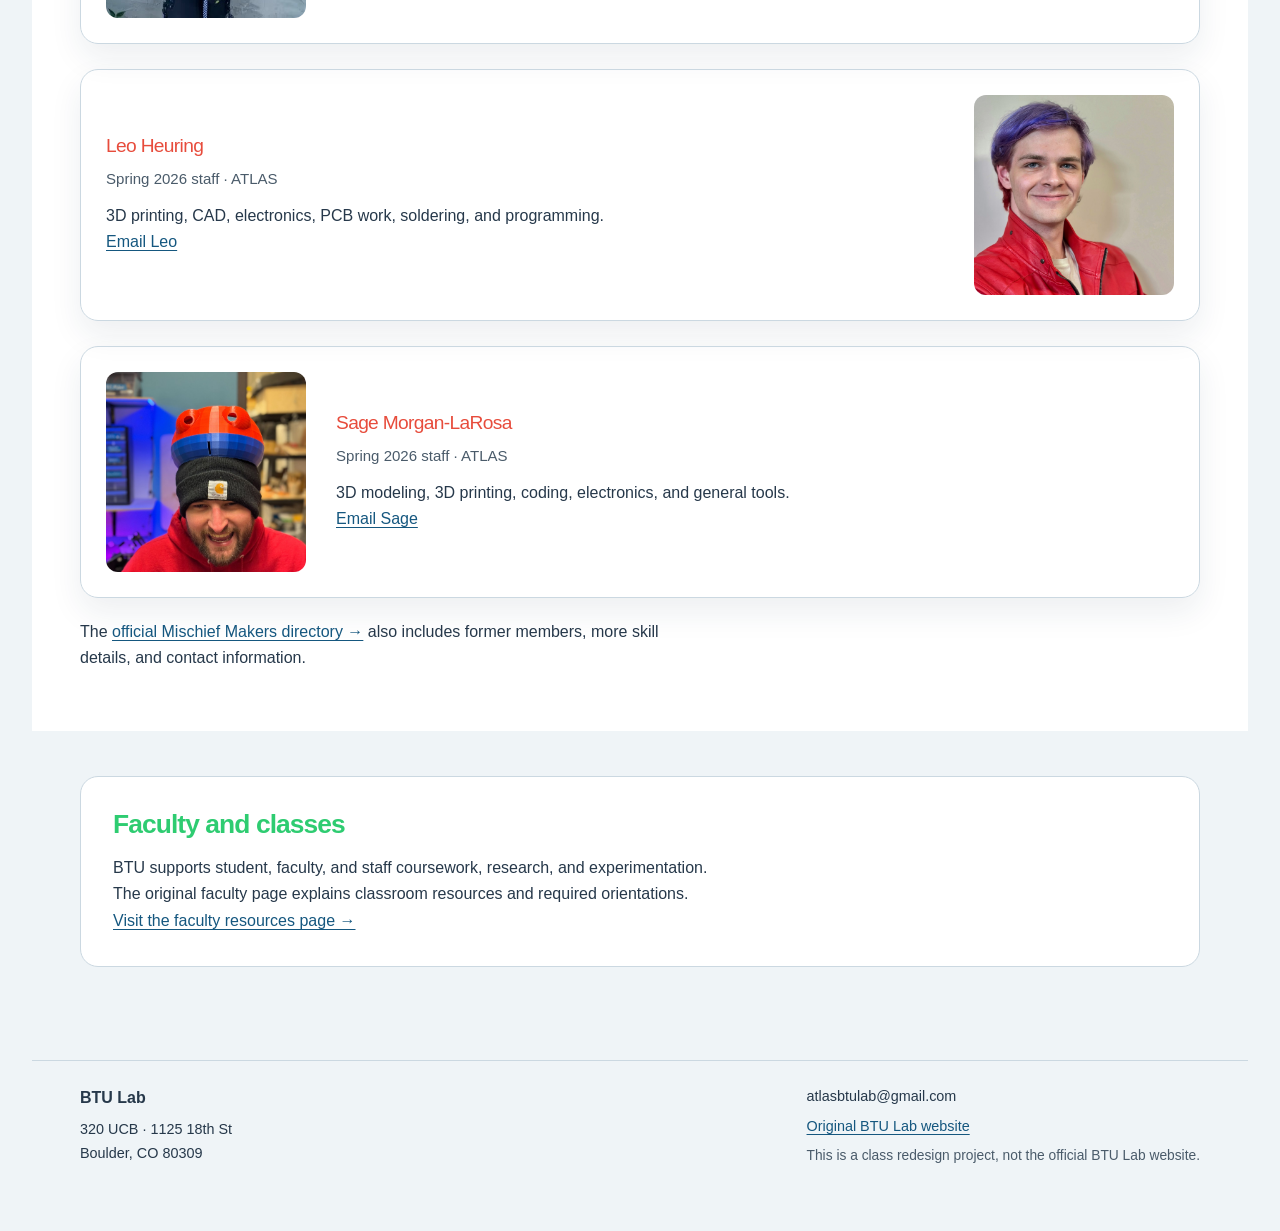
<file: Who.html>
<!DOCTYPE html>
<html lang="en">

     <style>
            /* CSS Reset and Base Styles */
            :root {
                /* Color Palette - 5 Core Colors */
                --color-primary: #247ba0;     /* deep sea Blue - Main Brand Color */
                --color-secondary: #f25f5c;   /* dark red - Complementary Action Color */
                --color-accent: #ffe066;      /* yellow  - Highlight / Warning Color */
                --color-neutral: #50514f;     /* beige - Neutral Text and Background */
                --color-highlight: #70c1b3;   /*orngae - Accent / Attention Color */
                
                /* Derived Colors for Flexibility */
                --color-background: color-mix(in srgb, var(--color-neutral) 10%, #aec5da);
                --color-text-dark: var(--color-neutral);
                --color-text-light: white;

                /* Typography */
                --font-primary: 'Sansation', -apple-system, BlinkMacSystemFont, sans-serif;
            

                /* Spacing System */
                --spacing-xs: 0.25rem;
                --spacing-sm: 0.5rem;
                --spacing-md: 1rem;
                --spacing-lg: 1.5rem;
                --spacing-xl: 2rem;

                /* Border Radius */
                --radius-sm: 4px;
                --radius-md: 8px;
                --radius-lg: 12px;
            }

            * {
                margin: 0;
                padding: 0;
                box-sizing: border-box;
            }

            body {
                font-family: var(--font-primary);
                line-height: 1.6;
                background-color: var(--color-background);
                color: var(--color-text-dark);
                padding: var(--spacing-xl);
            }

            .container {
                max-width: 1200px;
                margin: 0 auto;
            }

            /* Typography Styles */
            h1 {
                font-size: 3rem;
                font-weight: 700;
                margin-bottom: var(--spacing-md);
                color: var(--color-primary);
            }

            h2 {
                font-size: 2rem;
                font-weight: 600;
                margin-bottom: var(--spacing-md);
                color: var(--color-secondary);
            }

            h3 {
                font-size: 1.5rem;
                font-weight: 500;
                margin-bottom: var(--spacing-sm);
                color: var(--color-accent);
            }

            .body-text {
                font-size: 1rem;
                margin-bottom: var(--spacing-md);
            }

            .small-text {
                font-size: 0.75rem;
                color: color-mix(in srgb, var(--color-text-dark) 70%, transparent);
            }

            /* Color Palette Section */
            .color-palette {
                display: grid;
                grid-template-columns: repeat(auto-fit, minmax(200px, 1fr));
                gap: var(--spacing-md);
                margin-bottom: var(--spacing-xl);
            }

            .color-swatch {
                padding: var(--spacing-md);
                border-radius: var(--radius-md);
                display: flex;
                flex-direction: column;
                align-items: center;
                justify-content: center;
                text-align: center;
            }

            /* Component Styles */
            .button {
                display: inline-block;
                padding: var(--spacing-sm) var(--spacing-md);
                background-color: var(--color-primary);
                color: var(--color-text-light);
                text-decoration: none;
                border-radius: var(--radius-sm);
                transition: background-color 0.3s ease, transform 0.2s;
                border: 2px solid transparent;
            }

            /* .button:hover {
                background-color: color-mix(in srgb, var(--color-primary) 80%, black);
                border-color: var(--color-secondary);
                transform: scale(1.05);
            } */

            .button:active {
                transform: scale(0.95);
                background-color: var(--color-secondary);
            }

            .link {
                color: var(--color-secondary);
                text-decoration: none;
                transition: color 0.3s ease, text-decoration-color 0.3s;
            }

            .link:hover {
                color: var(--color-accent);
                text-decoration: underline;
                text-decoration-color: var(--color-highlight);
            } 

            .link:visited {
                color: var(--color-neutral);
            }

            /* Spacing Demonstration */
            .spacing-demo {
                display: flex;
                align-items: center;
                gap: var(--spacing-sm);
                margin-bottom: var(--spacing-md);
            }

            .spacing-block {
                background-color: var(--color-primary);
                height: 50px;
            }
        </style>

<head>
    <meta charset="UTF-8">
    <meta name="viewport" content="width=device-width, initial-scale=1.0">
    <meta name="description" content="Who can use BTU Lab and who are the Mischief Makers? Read about access and staff.">
    <title>Who | BTU Lab Redesign</title>
    <link rel="preconnect" href="https://fonts.googleapis.com">
    <link rel="preconnect" href="https://fonts.gstatic.com" crossorigin>
    <link href="https://fonts.googleapis.com/css2?family=Space+Grotesk:wght@400;500;600;700&display=swap" rel="stylesheet">
    <link rel="stylesheet" href="style.css">
</head>
<body>
    <a class="skip-link" href="#main">Skip to main content</a>
    <header class="site-header">
        <div class="container header-inner">
            <a class="brand" href="index.html" aria-label="BTU Lab — Home">
                <span class="brand-mark" aria-hidden="true">B/</span>
                <span>BTU Lab</span>
            </a>
            <nav class="site-nav" aria-label="Main navigation">
            <ul>
            <li><a href="index.html">Home</a></li>
            <li><a href="Who.html">Who</a></li>
            <li><a href="What.html">What</a></li>
            <li><a href="When.html">When</a></li>
            <li><a href="How.html">How</a></li>
          
             </ul>
        </nav>
        </div>
    </header>

    <main id="main">
        <section class="page-hero" aria-labelledby="page-title">
    <div class="container">
        <p class="eyebrow">Who · People & access</p>
        <h1 id="page-title">A space for makers of all types.</h1>
        <p>The lab welcomes makers with different experiences and interests. Learn about access and find the people behind BTU.</p>

        <figure class="page-photo">
            <img src="assest/Who picture.jpg" alt="People at the BTU Lab">
        </figure>

    </div>
    </section>

        <section class="section" aria-labelledby="access-title">
            <div class="container split">
                <article class="panel">
                    <span class="section-kicker">Community</span>
                    <h2 id="access-title">Who can use BTU?</h2>
                    <p>Anyone can work toward gaining access to the BTU Lab. Its stated goal is to support a diverse, inclusive community of makers.</p>
                    <p>New members attend a general orientation before getting started.</p>
                </article>
                <aside class="panel panel--yellow" aria-labelledby="guest-title">
                    <h2 id="guest-title">Guest card note</h2>
                    <p>Due to increased campus security, the BTU Lab says it is currently unable to sponsor BuffOne Guest cards.</p>
                    <p class="small">Check directly with lab staff if you have access questions.</p>
                    <span>atlasbtulab@gmail.com</span>
                </aside>
            </div>
        </section>
</header>

        <section class="section section--white" aria-labelledby="staff-title">
            <div class="container">
                <div class="section-heading">
                    <span class="section-kicker">Mischief Makers</span>
                    <h2 id="staff-title">Meet the team.</h2>
                    <p>The official directory introduces lab staff and what they can help with. The names below are listed in its Spring 2026 section.</p>
                </div>
                <div class="card-grid card-grid--three">


                    <div class="staff-list">

    <!-- Zack Weaver -->
    <article class="card staff-card">
        <img src="assest/ZachW.jpg"
             alt="Zack Weaver">

        <div class="staff-info">
            <h3>Zack Weaver</h3>
            <p class="staff-role">
                Director · Assistant Teaching Professor
            </p>
            <p>General tools, wood shop, sewing,
               electronics, lasers, 3D printing,
               and Shaper CNC.</p>
            <a href="mailto:zack.weaver@colorado.edu">
                Email Zack
            </a>
        </div>
    </article>

    <!-- Bella Consentino -->
    <article class="card staff-card">
        <img src="assest/BellaC.jpg"
             alt="Bella Consentino">

        <div class="staff-info">
            <h3>Bella Consentino</h3>
            <p class="staff-role">
                Spring 2026 staff · ATLAS
            </p>
            <p>Woodshop, electronics, laser cutting,
               sewing, modeling, 3D printing,
               and programming.</p>
            <a href="mailto:Bella.Consentino@colorado.edu">
                Email Bella
            </a>
        </div>
    </article>

    <!-- Keturah Dunn -->
    <article class="card staff-card">
        <img src="assest/KeturahD.jpg"
             alt="Keturah Dunn">

        <div class="staff-info">
            <h3>Keturah Dunn</h3>
            <p class="staff-role">
                Spring 2026 staff · CU3D
            </p>
            <p>3D printing, 3D modeling,
               multicolor prints, and basic sewing.</p>
            <a href="mailto:kedu1409@colorado.edu">
                Email Keturah
            </a>
        </div>
    </article>

    <!-- Vani Chhay -->
    <article class="card staff-card">
        <img src="assest/VaniC.png"
             alt="Vani Chhay">

        <div class="staff-info">
            <h3>Vani Chhay</h3>
            <p class="staff-role">
                Spring 2026 staff · CU3D
            </p>
            <p>Circuits, electronics, prototyping, soldering, 3D printing, and programming.</p>

            <a href="mailto:Vanica.Chhay@colorado.edu">
                Email Vani
            </a>
        </div>
    </article>

    <!-- Terri Hughes -->
    <article class="card staff-card">
        <img src="assest/TerriH.jpg"
             alt="Terri Hughes">

        <div class="staff-info">
            <h3>Terri Hughes</h3>
            <p class="staff-role">
                Spring 2026 staff · CMCI
            </p>
            <p>Sewing, fabric dyeing, 3D modeling, woodshop tools, chain making, and soldering.</p>

            <a href="mailto:Terri.Hughes@colorado.edu">
                Email Terri
            </a>
        </div>
    </article>

        <!-- Leo Heuring -->
        <article class="card staff-card">
            <img src="assest/LeoH.jpg"
                alt="Leo Heuring">

            <div class="staff-info">
                <h3>Leo Heuring</h3>
                <p class="staff-role">
                    Spring 2026 staff · ATLAS
                </p>
                <p>3D printing, CAD, electronics, PCB work, soldering, and programming.</p>

                <a href="mailto:Leo.Heuring@colorado.edu">
                    Email Leo
                </a>
            </div>
        </article>

        <!-- Sage Morgan-LaRosa -->
           <article class="card staff-card">
            <img src="assest/SageM.jpg"
                alt="Sage Morgan">

            <div class="staff-info">
                <h3>Sage Morgan-LaRosa</h3>
                <p class="staff-role">
                    Spring 2026 staff · ATLAS
                </p>
                <p>3D modeling, 3D printing, coding, electronics, and general tools.</p>

                <a href="mailto:sage.morgan-larosa@colorado.edu">
                    Email Sage
                </a>
            </div>
        </article>
</div>

                </div>
                <p class="note-bottom">The <a class="text-link" href="https://sites.google.com/view/btu-lab/btu-mischief-makers">official Mischief Makers directory →</a> also includes former members, more skill details, and contact information.</p>
            </div>
        </section>

        <section class="section section--compact" aria-labelledby="faculty-title">
            <div class="container panel">
                <h2 id="faculty-title">Faculty and classes</h2>
                <p>BTU supports student, faculty, and staff coursework, research, and experimentation. The original faculty page explains classroom resources and required orientations.</p>
                <a class="text-link" href="https://sites.google.com/view/btu-lab/faculty">Visit the faculty resources page →</a>
            </div>
        </section>
    </main>

    <footer class="site-footer">
        <div class="container footer-inner">
            <div>
                <p class="footer-title">BTU Lab</p>
                <address>320 UCB · 1125 18th St<br>Boulder, CO 80309</address>
            </div>
            <div>
                <p><span>atlasbtulab@gmail.com</span></p>
                <p><a href="https://sites.google.com/view/btu-lab/home">Original BTU Lab website</a></p>
                <p class="disclaimer">This is a class redesign project, not the official BTU Lab website.</p>
            </div>
        </div>
    </footer>
</body>
</html>
</file>
<file: style.css>
:root {
  --color-primary: #3498db;
  --color-secondary: #2ecc71;
  --color-accent: #e74c3c;
  --color-neutral: #34495e;
  --color-highlight: #f1c40f;

  --ink: #26384a;
  --ink-muted: #4a5b6a;
  --background: #eff4f7;
  --surface: #ffffff;
  --surface-blue: #e4edf3;
  --border: #cbd8e1;
  --deep: #21374b;

  --font: "Isometra", Arial, sans-serif;

  --xs: .5rem;
  --sm: .75rem;
  --md: 1rem;
  --lg: 1.5rem;
  --xl: 2rem;
  --xxl: 3rem;

  --radius: 18px;
  --shadow: 0 14px 32px rgba(27, 50, 72, .08);
}

/* GENERAL STYLING */

*, *::before, *::after {
  box-sizing: border-box;
}

html {
  scroll-behavior: smooth;
}

body {
  margin: 0;
  color: var(--ink);
  background: var(--background);
  font-family: var(--font);
  font-size: 1rem;
  line-height: 1.65;
}

img {
  max-width: 100%;
  display: block;
}

a {
  color: #15577f;
  text-underline-offset: .18em;
}

a:hover {
  color: #104461;
}

a:focus-visible, button:focus-visible {
  outline: 3px solid #a75a00;
  outline-offset: 4px;
}

h1, h2, h3, p {
  margin-top: 0;
}

h1, h2, h3 {
  line-height: 1.15;
  letter-spacing: -.035em;
}

h1 {
  font-size: clamp(2.5rem, 5vw, 4.6rem);
}

h2 {
  font-size: clamp(1.7rem, 3vw, 2.5rem);
}

h3 {
  font-size: 1.2rem;
}

p {
  max-width: 68ch;
}

address {
  font-style: normal;
}

small, .small {
  font-size: .87rem;
}

.container {
  width: min(100% - 3rem, 1120px);
  margin-inline: auto;
}

.skip-link {
  position: absolute;
  top: -90px;
  left: 1rem;
  z-index: 50;
  background: #fff;
  color: var(--ink);
  padding: .65rem 1rem;
  border-radius: 8px;
}

.skip-link:focus {
  top: .8rem;
}

/* HEADER AND NAVIGATION */

/* .site-header {
  background: var(--surface);
  border-bottom: 1px solid var(--border);
} */

.site-header {
    background-color: #ffffff;
    border-bottom: 1px solid #cbd8e1;
    position: sticky;
    top: 0;
    z-index: 100;
}

.header-inner {
  min-height: 92px;
  display: flex;
  align-items: center;
  justify-content: space-between;
  gap: 1.25rem;
  flex-wrap: wrap;
  padding-block: .9rem;
}

.brand {
  display: inline-flex;
  align-items: center;
  gap: .75rem;
  text-decoration: none;
  color: var(--deep);
  font-weight: 700;
  font-size: 1.45rem;
  letter-spacing: -.05em;
}

.brand:hover {
  color: var(--deep);
}

.brand-mark {
  display: inline-grid;
  place-items: center;
  width: 43px;
  height: 43px;
  background: var(--deep);
  color: var(--color-highlight);
  border-radius: 12px;
  letter-spacing: -.08em;
  font-size: 1.15rem;
}

.site-nav ul {
  display: flex;
  align-items: center;
  flex-wrap: wrap;
  gap: .25rem;
  padding: 0;
  margin: 0;
  list-style: none;
}

.site-nav a {
  display: inline-block;
  padding: .55rem .78rem;
  color: var(--ink);
  font-weight: 600;
  text-decoration: none;
  border-radius: 9px;
  font-size: .95rem;
}

/* .site-nav a:hover {
  background: var(--surface-blue);
  color: var(--deep);
} */

.site-nav a[aria-current="page"] {
  color: #000;
  background: transparent;
  box-shadow: none;
  border-radius: 0;
}

/* HERO SECTIONS */

.hero {
  background: var(--deep);
  color: #fff;
  overflow: hidden;
  position: relative;
}

.hero::after {
  content: "";
  position: absolute;
  width: 310px;
  height: 310px;
  border: 48px solid rgba(52, 152, 219, .10);
  border-radius: 50%;
  right: -180px;
  top: -190px;
  pointer-events: none;
}

.hero-inner {
  padding-block: clamp(2.8rem, 6vw, 5.5rem);
}

.hero-grid {
  display: grid;
  grid-template-columns: 1.05fr .95fr;
  align-items: center;
  gap: clamp(2rem, 5vw, 4.5rem);
}

.eyebrow {
  color: #b7e6ff;
  font-weight: 700;
  letter-spacing: .13em;
  text-transform: uppercase;
  font-size: .78rem;
  margin-bottom: 1.1rem;
}

.hero h1 {
  color: #fff;
  max-width: 13ch;
  margin-bottom: 1.2rem;
}

.hero h1 em {
  color: #ffdb5b;
  font-style: normal;
}

.hero p {
  color: #e5eef4;
  font-size: 1.12rem;
}

.hero-actions {
  display: flex;
  flex-wrap: wrap;
  gap: .85rem;
  margin-top: 1.7rem;
}

.hero-photo {
  border-radius: 22px;
  overflow: hidden;
  box-shadow: 15px 16px 0 rgba(241, 196, 15, .22);
  margin: 0;
  background: #607b89;
}

.hero-photo img {
  width: 100%;
  aspect-ratio: 4 / 3;
  object-fit: cover;
}

.hero-photo figcaption {
  padding: .6rem .85rem;
  background: #172c3f;
  color: #e9f4fa;
  font-size: .8rem;
}

.page-hero {
  background: var(--deep);
  color: white;
}

.page-hero .container {
  padding-block: 3.3rem 3.5rem;
}

.page-hero h1 {
  max-width: 17ch;
  margin-bottom: .7rem;
}

.page-hero p {
  color: #e3edf4;
  font-size: 1.08rem;
  margin-bottom: 0;
}

.page-hero .eyebrow {
  margin-bottom: .8rem;
}
.page-photo {
  margin: 1.65rem 0 0;
}

/* BUTTONS AND LINKS */

/* .button {
  display: inline-flex;
  gap: .5rem;
  align-items: center;
  justify-content: center;
  min-height: 48px;
  padding: .7rem 1.15rem;
  border-radius: 10px;
  font: inherit;
  font-weight: 700;
  text-align: center;
  text-decoration: none;
  line-height: 1.3;
  transition: background-color .15s ease, transform .15s ease;
} */

/* .button:hover {
  transform: translateY(-2px);
} */

/* .button--yellow {
  background: var(--color-highlight);
  color: #203242;
} */

/* .button--yellow:hover {
  background: #ffda55;
  color: #203242;
} */

/* .button--outline {
  border: 2px solid #d8e9f3;
  color: #fff;
  background: transparent;
} */

/* .button--outline:hover {
  background: rgba(255, 255, 255, .12);
  color: #fff;
} */

/* .button--dark {
  background: var(--color-neutral);
  color: #fff;
} */

/* .button--dark:hover {
  background: #26374a;
  color: #fff;
} */

/* .text-link {
  font-weight: 700;
} */

/* CONTENT SECTIONS */

.section {
  padding-block: 3.7rem;
}

.section--compact {
  padding-block: 2.8rem;
}

.section--white {
  background: #fff;
}

.section-heading {
  margin-bottom: 1.7rem;
}

.section-heading h2 {
  margin-bottom: .55rem;
}

.section-heading p {
  color: var(--ink-muted);
  margin-bottom: 0;
}

.section-kicker {
  display: inline-block;
  color: #ae392e;
  font-size: .76rem;
  text-transform: uppercase;
  font-weight: 700;
  letter-spacing: .14em;
  margin-bottom: .6rem;
}

/* GRID AND CARDS */

.card-grid {
  display: grid;
  grid-template-columns: repeat(2, minmax(0, 1fr));
  gap: 1rem;
}

.card-grid--three {
  grid-template-columns: repeat(3, minmax(0, 1fr));
}

.card-grid--four {
  grid-template-columns: repeat(4, minmax(0, 1fr));
}

.card {
  /* background: red; */
  border: 1px solid var(--border);
  border-radius: var(--radius);
  padding: 1.6rem;
  box-shadow: var(--shadow);
}

.laser {
  background-color: pink;
}

.wood {
  background-color: #F3CFCE;
}

.sewing {
  background-color: #fdfd96;
}

.electronics {
  background-color: skyblue;
}

.printing {
  background-color: #C9A0DC;
}

.workspace {
  background-color: #6eb9ff;
}

.card h3 {
  margin-bottom: .65rem;
}

.card p:last-child {
  margin-bottom: 0;
}

.card--soft {
  background: var(--surface-blue);
}

.card-number {
  font-size: .82rem;
  color: #236180;
  font-weight: 700;
  letter-spacing: .1em;
  margin-bottom: .8rem;
  display: inline-block;
}

/* .card-link {
  display: block;
  text-decoration: none;
  color: var(--ink);
  height: 100%;
  transition: transform .15s ease, border-color .15s ease;
} */

/* .card-link:hover {
  border-color: #74b6dd;
  transform: translateY(-3px);
  color: var(--ink);
} */

.card-link .arrow {
  color: #15577f;
  font-weight: 700;
}

.card-link p {
  color: var(--ink-muted);
}

/* TWO COLUMN LAYOUTS */

.split {
  display: grid;
  grid-template-columns: 1fr 1fr;
  gap: 1.5rem;
  align-items: stretch;
}

.panel {
  border-radius: var(--radius);
  background: #fff;
  padding: 2rem;
  border: 1px solid var(--border);
}

.panel--dark {
  background: var(--deep);
  color: #fff;
  border-color: var(--deep);
}

.panel--dark p, .panel--dark address {
  color: #e3edf4;
}

.panel--yellow {
  background: #fff4c7;
  border-color: #e8ca66;
}

.panel h2 {
  font-size: 1.65rem;
}

.note {
  border-left: 5px solid var(--color-accent);
  padding: 1.1rem 1.4rem;
  border-radius: 0 10px 10px 0;
  background: #fff;
  color: var(--ink);
}

.note p:last-child {
  margin-bottom: 0;
}

.info-list {
  padding-left: 1.2rem;
  margin: 0;
}

.info-list li + li {
  margin-top: .55rem;
}

.staff-role {
  color: var(--ink-muted);
  font-size: .94rem;
  margin-bottom: .7rem;
}

/* STAFF CARD LAYOUT */

.staff-list {
    display: flex;
    flex-direction: column;
    gap: 25px;
    grid-column: 1 / -1;
}

.staff-card {
    display: flex;
    align-items: center;
    gap: 30px;
    padding: 25px;
}

/* Profile images */

.staff-card img {
    width: 200px;
    height: 200px;
    object-fit: cover;
    border-radius: 12px;
    flex-shrink: 0;
}

/* Staff information */

.staff-info {
    flex: 1;
}

/* Alternate every second card */

.staff-card:nth-child(even) {
    flex-direction: row-reverse;
}

/* TAGS */

.tag {
  display: inline-block;
  padding: .24rem .63rem;
  border-radius: 30px;
  background: #e0eef7;
  font-size: .8rem;
  font-weight: 700;
  color: #254960;
}

.tags {
  display: flex;
  flex-wrap: wrap;
  gap: .4rem;
  margin-top: .9rem;
}

/* ORIENTATION STEPS */

.steps {
  padding: 0;
  margin: 0;
  list-style: none;
  counter-reset: steps;
}

.steps li {
  counter-increment: steps;
  position: relative;
  padding: 0 0 2rem 4.2rem;
  min-height: 4rem;
}

.steps li::before {
  content: "0" counter(steps);
  position: absolute;
  left: 0;
  top: 0;
  width: 3rem;
  height: 3rem;
  display: grid;
  place-items: center;
  border-radius: 14px;
  font-weight: 700;
  color: #22374a;
  background: var(--color-highlight);
}

.steps li:not(:last-child)::after {
  content: "";
  position: absolute;
  left: 1.5rem;
  top: 3.2rem;
  width: 2px;
  bottom: .4rem;
  background: var(--border);
}

.steps h3 {
  margin-bottom: .3rem;
}

.steps p {
  margin-bottom: 0;
}

.button-row {
  display: flex;
  gap: .8rem;
  flex-wrap: wrap;
  margin-top: 1.2rem;
}

.resource-list {
  padding-left: 1.15rem;
}

.resource-list li + li {
  margin-top: .3rem;
}

.muted {
  color: var(--ink-muted);
}

/* DESIGN SYSTEM PAGE */

.palette {
  display: grid;
  grid-template-columns: repeat(5, minmax(0, 1fr));
  gap: .75rem;
}

.swatch {
  padding: 1.25rem .9rem;
  border-radius: 15px;
  min-height: 145px;
}

.swatch strong, .swatch code {
  display: block;
}

.swatch code {
  font-size: .82rem;
  margin-top: .4rem;
}

.swatch--primary {
  background: var(--color-primary);
  color: #142a3b;
}

.swatch--secondary {
  background: var(--color-secondary);
  color: #153b29;
}

.swatch--accent {
  background: var(--color-accent);
  color: #171717;
}

.swatch--neutral {
  background: var(--color-neutral);
  color: #fff;
}

.swatch--highlight {
  background: var(--color-highlight);
  color: #302900;
}

.type-example {
  margin-bottom: .9rem;
}

.type-h1 {
  font-weight: 700;
  font-size: clamp(2rem, 4vw, 3rem);
  color: var(--deep);
}

.type-h2 {
  font-weight: 700;
  font-size: 2rem;
  color: #aa3c32;
}

.type-h3 {
  font-weight: 700;
  font-size: 1.3rem;
  color: #19658a;
}

.spacing-demo {
  display: flex;
  align-items: end;
  gap: 1rem;
  min-height: 100px;
}

.spacing-demo div {
  background: var(--color-primary);
  border-radius: 5px 5px 0 0;
}

.spacing-demo div:nth-child(1) {
  width: 20px;
  height: 16px;
}

.spacing-demo div:nth-child(2) {
  width: 28px;
  height: 28px;
}

.spacing-demo div:nth-child(3) {
  width: 36px;
  height: 42px;
}

.spacing-demo div:nth-child(4) {
  width: 46px;
  height: 62px;
}

.spacing-demo div:nth-child(5) {
  width: 58px;
  height: 86px;
}

/* FOOTER */

.site-footer {
  background: transparent;
  color: var(--ink);
  border-top: 1px solid var(--border);
  padding-block: 1.5rem;
  margin-top: 3rem;
  font-size: .9rem;
}

.footer-inner {
  display: flex;
  align-items: start;
  justify-content: space-between;
  flex-wrap: wrap;
  gap: 1.5rem;
}

.site-footer p {
  margin-bottom: .4rem;
}

.site-footer a {
  color: #15577f;
}

.footer-title {
  font-size: 1rem;
  font-weight: 700;
  color: var(--ink);
}

.disclaimer {
  font-size: .862rem;
  color: var(--ink-muted);
}

/* RESPONSIVE TABLET LAYOUT */

@media (max-width: 900px) {
  .hero-grid {
    grid-template-columns: 1fr;
  }

  .hero h1 {
    max-width: 20ch;
  }

  .hero-photo {
    max-width: 680px;
  }

  .card-grid--four {
    grid-template-columns: repeat(2, minmax(0, 1fr));
  }

  .palette {
    grid-template-columns: repeat(3, minmax(0, 1fr));
  }
}

/* RESPONSIVE PHONE LAYOUT */

@media (max-width: 640px) {
  .container {
    width: min(100% - 2rem, 1120px);
  }
  .staff-card,
    .staff-card:nth-child(even) {
        flex-direction: column;
        text-align: center;
        gap: 1rem;
    }

    .staff-card img {
        width: 150px;
        height: 150px;
    }
    .header-inner {
        display: block;
        padding-block: .85rem;
    } 
    .brand {
        margin-bottom: .7rem;
    }
    .site-nav ul {
        gap: .15rem;
    }
    .site-nav a {
        padding: .2rem .3rem;
        font-size: .87rem;
    }
      
        .page-hero .container {
            padding-block: 2.4rem;
        }
  
            .section {
                padding-block: 2.5rem;
            }
            .card-grid,
            .card-grid--three,
            .card-grid--four,
            .split {
                grid-template-columns: 1fr;
            }
            .card, 
            .panel {
                padding: 1.35rem;
            }
            .palette {
                grid-template-columns: repeat(2, minmax(0, 1fr));
            }
            .swatch {
                min-height: 115px;
                padding: .9rem;
            }
            .steps li {
                padding-left: 3.6rem;
            }
            .footer-inner {
                display: block;
            }
            .footer-inner > div + div {
                margin-top: 1rem;
            }
          }


/* ACCESSIBILITY */

@media (prefers-reduced-motion: reduce) {
  html {
    scroll-behavior: auto;
  }

  *, *::before, *::after {
    transition: none !important;
  }
}

/* UTILITIES */

.section-kicker--yellow {
  color: #ffe277;
}

.note-bottom {
  margin-top: 1.3rem;
}
.steps li::before,
.steps li::after {
  display: none;
}

.steps li {
  padding-left: 0;
}
.site-nav a[aria-current="page"] {
  background: transparent !important;
  background-color: transparent !important;
  box-shadow: none !important;
  border: none !important;
  border-radius: 0 !important;
  color: #000000 !important;
}
</file>
